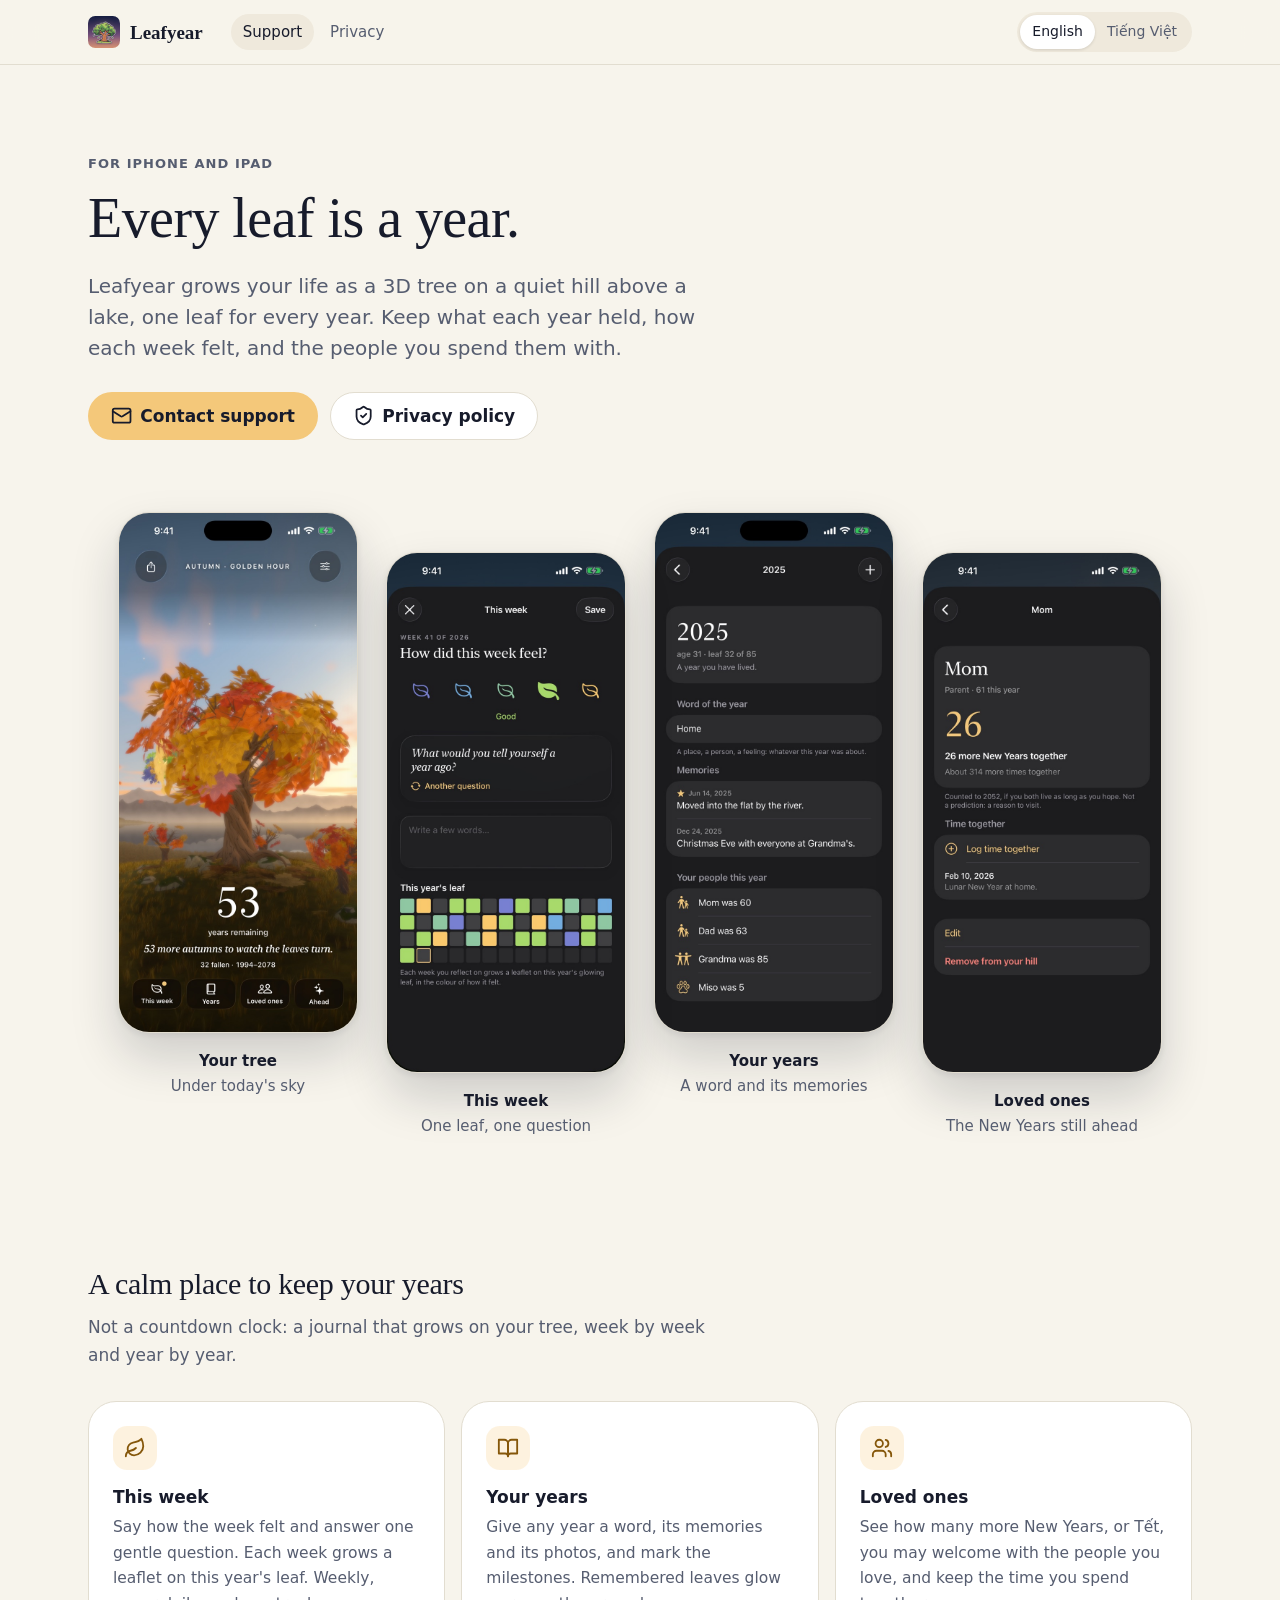
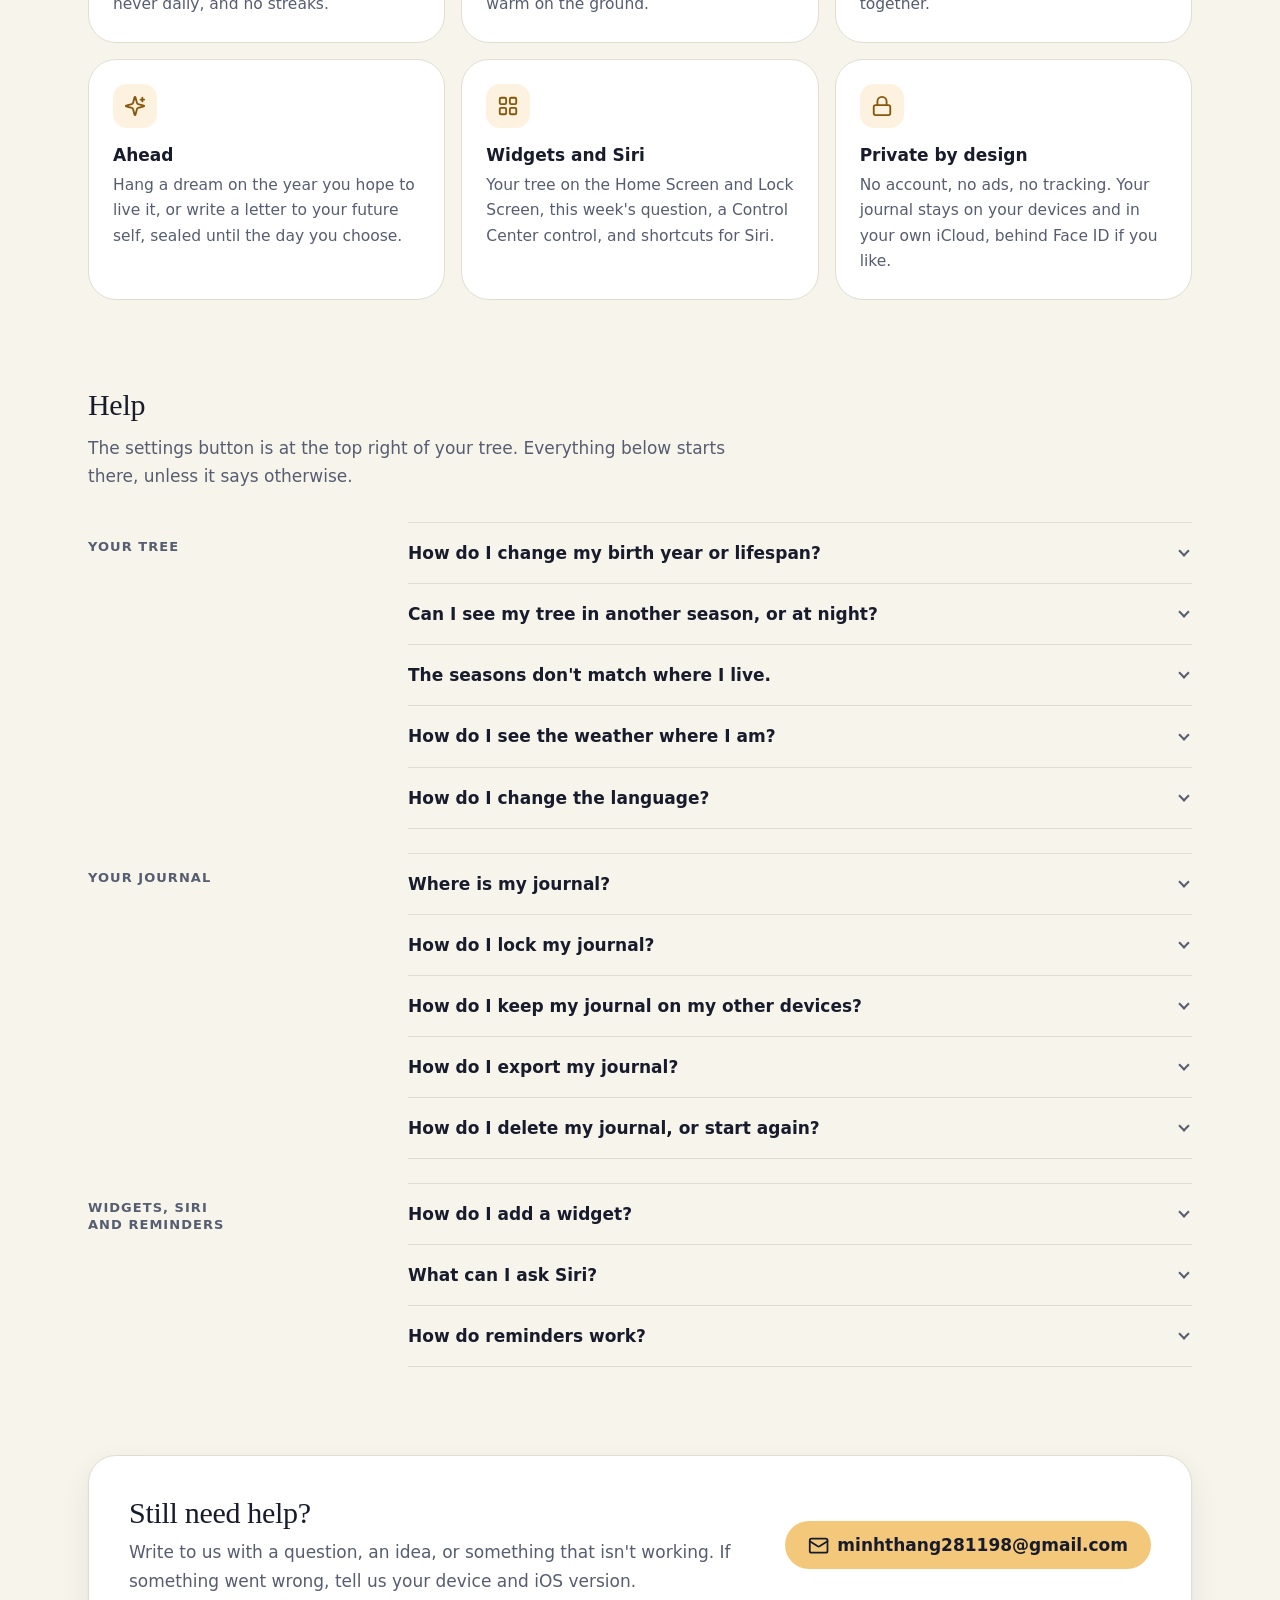
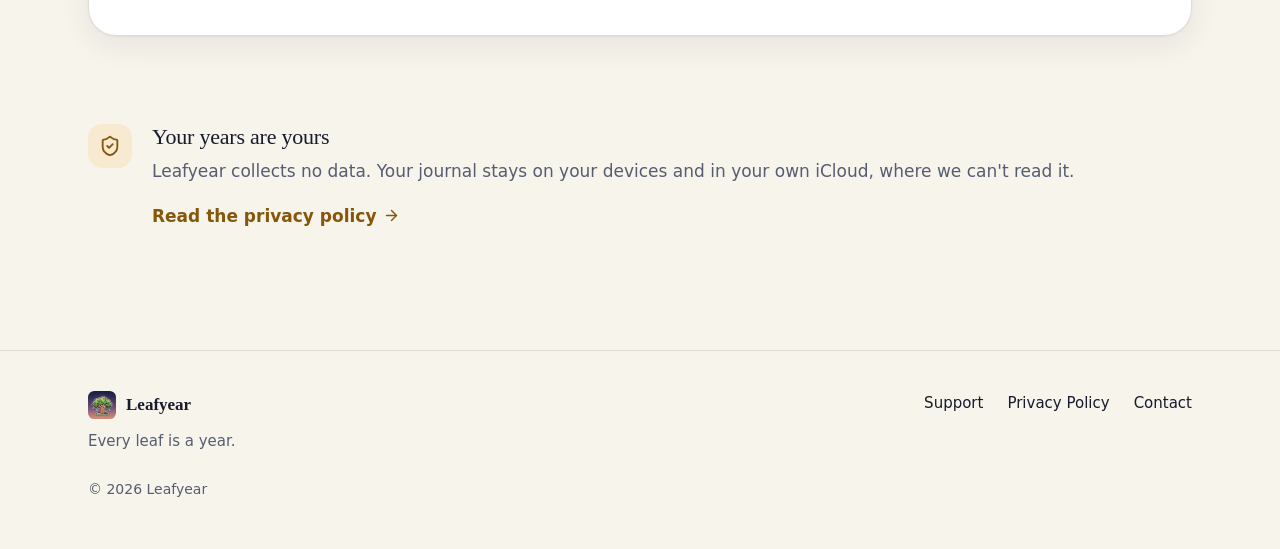
<file: index.html>
<!doctype html>
<html lang="en" data-title-vi="Hỗ trợ Leafyear">
<head>
  <meta charset="utf-8">
  <meta name="viewport" content="width=device-width, initial-scale=1">
  <title>Leafyear Support</title>
  <meta name="description" content="Help and contact for Leafyear, the iPhone and iPad app that grows your life as a tree, with a private journal of your years. Every leaf is a year.">
  <meta name="theme-color" content="#f7f4ec" media="(prefers-color-scheme: light)">
  <meta name="theme-color" content="#0d1224" media="(prefers-color-scheme: dark)">
  <link rel="canonical" href="https://minhthang2811.github.io/leafyear-support/">
  <meta property="og:type" content="website">
  <meta property="og:site_name" content="Leafyear">
  <meta property="og:title" content="Leafyear: every leaf is a year">
  <meta property="og:description" content="Your life as a 3D tree, with a private journal of your years. For iPhone and iPad.">
  <meta property="og:url" content="https://minhthang2811.github.io/leafyear-support/">
  <meta property="og:image" content="https://minhthang2811.github.io/leafyear-support/images/og.jpg">
  <meta property="og:image:width" content="1200">
  <meta property="og:image:height" content="630">
  <meta name="twitter:card" content="summary_large_image">
  <link rel="icon" href="favicon.png" type="image/png">
  <link rel="apple-touch-icon" href="apple-touch-icon.png">
  <link rel="stylesheet" href="style.css">
</head>
<body>
  <a class="skip" href="#main"><span class="chrome" data-lang="en">Skip to content</span><span class="chrome" data-lang="vi">Đến nội dung chính</span></a>

  <header class="site-header">
    <div class="wrap">
      <a class="brand" href="./" data-href-vi="./#vi"><img src="icon.png" alt="" width="32" height="32">Leafyear</a>
      <nav class="site-nav" aria-label="Pages">
        <a href="./" data-href-vi="./#vi" aria-current="page"><span class="chrome" data-lang="en">Support</span><span class="chrome" data-lang="vi">Hỗ trợ</span></a>
        <a href="privacy/" data-href-vi="privacy/#vi"><span class="chrome" data-lang="en">Privacy</span><span class="chrome" data-lang="vi">Quyền riêng tư</span></a>
      </nav>
      <nav class="lang" aria-label="Language">
        <a href="#en" hreflang="en" lang="en">English</a>
        <a href="#vi" hreflang="vi" lang="vi">Tiếng Việt</a>
      </nav>
    </div>
  </header>

  <main id="main">
    <article id="en" lang="en" data-lang="en">
      <div class="wrap">
        <section class="hero">
          <p class="eyebrow">For iPhone and iPad</p>
          <h1>Every leaf is a year.</h1>
          <p class="lede">Leafyear grows your life as a 3D tree on a quiet hill above a lake, one leaf for every year. Keep what each year held, how each week felt, and the people you spend them with.</p>
          <div class="actions">
            <a class="btn btn-primary" href="#en-contact"><svg class="icon" aria-hidden="true"><use href="icons.svg#mail"/></svg>Contact support</a>
            <a class="btn btn-ghost" href="privacy/"><svg class="icon" aria-hidden="true"><use href="icons.svg#shield"/></svg>Privacy policy</a>
          </div>
        </section>

        <div class="screens">
          <figure>
            <img class="phone" src="images/tree-autumn.jpg" width="660" height="1434" alt="A large autumn tree at golden hour above a misty lake, with 53 years remaining and four buttons: This week, Years, Loved ones and Ahead.">
            <figcaption><strong>Your tree</strong>Under today's sky</figcaption>
          </figure>
          <figure>
            <img class="phone" src="images/this-week.jpg" width="660" height="1434" loading="lazy" alt="This week: five coloured leaves for how the week felt, a reflection question, and this year's weeks as coloured squares.">
            <figcaption><strong>This week</strong>One leaf, one question</figcaption>
          </figure>
          <figure>
            <img class="phone" src="images/year.jpg" width="660" height="1434" loading="lazy" alt="The year 2025 with its word, Home, two memories, and how old each loved one was that year.">
            <figcaption><strong>Your years</strong>A word and its memories</figcaption>
          </figure>
          <figure>
            <img class="phone" src="images/loved-one.jpg" width="660" height="1434" loading="lazy" alt="Mom's page: 26 more New Years together, about 314 more times together, and a visit logged at Lunar New Year.">
            <figcaption><strong>Loved ones</strong>The New Years still ahead</figcaption>
          </figure>
        </div>

        <section class="section" aria-labelledby="en-features">
          <div class="section-head">
            <h2 id="en-features">A calm place to keep your years</h2>
            <p>Not a countdown clock: a journal that grows on your tree, week by week and year by year.</p>
          </div>
          <div class="features">
            <div class="feature">
              <span class="badge-icon"><svg class="icon" aria-hidden="true"><use href="icons.svg#leaf"/></svg></span>
              <h3>This week</h3>
              <p>Say how the week felt and answer one gentle question. Each week grows a leaflet on this year's leaf. Weekly, never daily, and no streaks.</p>
            </div>
            <div class="feature">
              <span class="badge-icon"><svg class="icon" aria-hidden="true"><use href="icons.svg#book"/></svg></span>
              <h3>Your years</h3>
              <p>Give any year a word, its memories and its photos, and mark the milestones. Remembered leaves glow warm on the ground.</p>
            </div>
            <div class="feature">
              <span class="badge-icon"><svg class="icon" aria-hidden="true"><use href="icons.svg#people"/></svg></span>
              <h3>Loved ones</h3>
              <p>See how many more New Years, or Tết, you may welcome with the people you love, and keep the time you spend together.</p>
            </div>
            <div class="feature">
              <span class="badge-icon"><svg class="icon" aria-hidden="true"><use href="icons.svg#sparkles"/></svg></span>
              <h3>Ahead</h3>
              <p>Hang a dream on the year you hope to live it, or write a letter to your future self, sealed until the day you choose.</p>
            </div>
            <div class="feature">
              <span class="badge-icon"><svg class="icon" aria-hidden="true"><use href="icons.svg#widgets"/></svg></span>
              <h3>Widgets and Siri</h3>
              <p>Your tree on the Home Screen and Lock Screen, this week's question, a Control Center control, and shortcuts for Siri.</p>
            </div>
            <div class="feature">
              <span class="badge-icon"><svg class="icon" aria-hidden="true"><use href="icons.svg#lock"/></svg></span>
              <h3>Private by design</h3>
              <p>No account, no ads, no tracking. Your journal stays on your devices and in your own iCloud, behind Face ID if you like.</p>
            </div>
          </div>
        </section>

        <section class="section" aria-labelledby="en-help">
          <div class="section-head">
            <h2 id="en-help">Help</h2>
            <p>The settings button is at the top right of your tree. Everything below starts there, unless it says otherwise.</p>
          </div>
          <div class="help">
            <div class="help-group">
              <h3>Your tree</h3>
              <div class="faq">
                <details>
                  <summary>How do I change my birth year or lifespan?</summary>
                  <div class="answer"><p>In settings, under <strong>Your life</strong>, change either one. The tree regrows at once.</p></div>
                </details>
                <details>
                  <summary>Can I see my tree in another season, or at night?</summary>
                  <div class="answer"><p>Under <strong>Sky</strong>, turn off <strong>Follow the real sky</strong>, then choose a season, a time of day and the weather.</p></div>
                </details>
                <details>
                  <summary>The seasons don't match where I live.</summary>
                  <div class="answer"><p>Choose your hemisphere under <strong>Sky</strong>. Leafyear guesses it from your device's region.</p></div>
                </details>
                <details>
                  <summary>How do I see the weather where I am?</summary>
                  <div class="answer"><p>Under <strong>Sky</strong>, keep <strong>Follow the real sky</strong> on and turn on <strong>Weather where you are</strong>. Leafyear asks once for your approximate location and shows the weather from Apple Weather. If location is off for Leafyear, or Apple Weather can't be reached, the sky stays clear.</p></div>
                </details>
                <details>
                  <summary>How do I change the language?</summary>
                  <div class="answer"><p>Choose <strong>Language</strong> in settings. Leafyear speaks English and Vietnamese, and follows your device unless you choose one.</p></div>
                </details>
              </div>
            </div>

            <div class="help-group">
              <h3>Your journal</h3>
              <div class="faq">
                <details>
                  <summary>Where is my journal?</summary>
                  <div class="answer"><p>In the four buttons under your tree: <strong>This week</strong>, <strong>Years</strong>, <strong>Loved ones</strong> and <strong>Ahead</strong>. You can also tap any leaf to open its year, or a little tree on the hill to open that person.</p></div>
                </details>
                <details>
                  <summary>How do I lock my journal?</summary>
                  <div class="answer"><p>Under <strong>Journal</strong>, turn on <strong>Lock journal with Face ID</strong> (or Touch ID, or your passcode). Your tree stays open; what you wrote opens only for you. While it's locked, widgets don't show your loved ones or moods.</p></div>
                </details>
                <details>
                  <summary>How do I keep my journal on my other devices?</summary>
                  <div class="answer"><p>Sign in to iCloud with the same Apple Account on each device, and make sure iCloud is on for Leafyear (Settings app › your name › iCloud). In Leafyear's settings, <strong>Journal › iCloud</strong> says <strong>On</strong> when it syncs. Your birth year, lifespan and settings stay on each device, so enter them once on a new one.</p></div>
                </details>
                <details>
                  <summary>How do I export my journal?</summary>
                  <div class="answer"><p>Under <strong>Journal</strong>, tap <strong>Export journal</strong>. You get one zip file with your whole journal, as JSON and as Markdown to read, and your photos. Save it to Files or send it wherever you like.</p></div>
                </details>
                <details>
                  <summary>How do I delete my journal, or start again?</summary>
                  <div class="answer"><p>Under <strong>Journal</strong>, <strong>Delete journal</strong> removes memories, reflections, loved ones, dreams and letters from this device and from your iCloud. Your tree stays. To also remove your birth year and lifespan, tap <strong>Start over</strong>.</p></div>
                </details>
              </div>
            </div>

            <div class="help-group">
              <h3>Widgets, Siri and reminders</h3>
              <div class="faq">
                <details>
                  <summary>How do I add a widget?</summary>
                  <div class="answer"><p>Touch and hold the Home Screen or Lock Screen, tap <strong>Edit</strong>, then <strong>Add Widget</strong>, and choose Leafyear: <strong>Your tree</strong>, <strong>This week's question</strong> or <strong>Years ahead</strong>. A Control Center control opens this week's reflection.</p></div>
                </details>
                <details>
                  <summary>What can I ask Siri?</summary>
                  <div class="answer"><p>Try “Add a memory to Leafyear”, “Reflect on my week in Leafyear” or “Show my years ahead in Leafyear”. The same actions are in the Shortcuts app.</p></div>
                </details>
                <details>
                  <summary>How do reminders work?</summary>
                  <div class="answer"><p>Under <strong>Reminders</strong>, turn on a weekly reflection on the day and time you choose, and a note as each season and new year begins. A letter you seal always tells you when it opens. Reminders never show what you wrote.</p></div>
                </details>
              </div>
            </div>
          </div>
        </section>

        <section class="section" id="en-contact" aria-labelledby="en-contact-title">
          <div class="card contact">
            <div>
              <h2 id="en-contact-title">Still need help?</h2>
              <p>Write to us with a question, an idea, or something that isn't working. If something went wrong, tell us your device and iOS version.</p>
            </div>
            <a class="btn btn-primary" href="mailto:minhthang281198@gmail.com?subject=Leafyear"><svg class="icon" aria-hidden="true"><use href="icons.svg#mail"/></svg>minhthang281198@gmail.com</a>
          </div>
        </section>

        <section class="section" aria-labelledby="en-privacy">
          <div class="privacy-teaser">
            <span class="badge-icon"><svg class="icon" aria-hidden="true"><use href="icons.svg#shield"/></svg></span>
            <div>
              <h2 id="en-privacy">Your years are yours</h2>
              <p>Leafyear collects no data. Your journal stays on your devices and in your own iCloud, where we can't read it.</p>
              <a class="more" href="privacy/">Read the privacy policy<svg class="icon" aria-hidden="true"><use href="icons.svg#arrow"/></svg></a>
            </div>
          </div>
        </section>
      </div>
    </article>

    <hr class="language-divider">

    <article id="vi" lang="vi" data-lang="vi">
      <div class="wrap">
        <section class="hero">
          <p class="eyebrow">Cho iPhone và iPad</p>
          <h1>Mỗi chiếc lá là một năm.</h1>
          <p class="lede">Leafyear trồng cuộc đời bạn thành một cái cây 3D trên ngọn đồi yên tĩnh bên hồ, mỗi năm một chiếc lá. Giữ lại điều mỗi năm đã mang đến, cảm xúc của từng tuần và những người bạn sống cùng.</p>
          <div class="actions">
            <a class="btn btn-primary" href="#vi-contact"><svg class="icon" aria-hidden="true"><use href="icons.svg#mail"/></svg>Liên hệ hỗ trợ</a>
            <a class="btn btn-ghost" href="privacy/#vi"><svg class="icon" aria-hidden="true"><use href="icons.svg#shield"/></svg>Chính sách quyền riêng tư</a>
          </div>
        </section>

        <div class="screens">
          <figure>
            <img class="phone" src="images/vi-tree-autumn.jpg" width="660" height="1434" loading="lazy" alt="Một cây lớn mùa thu lúc giờ vàng trên hồ sương, còn 53 năm phía trước, với bốn nút: Tuần này, Các năm, Người thương và Phía trước.">
            <figcaption><strong>Cây của bạn</strong>Dưới bầu trời hôm nay</figcaption>
          </figure>
          <figure>
            <img class="phone" src="images/vi-this-week.jpg" width="660" height="1434" loading="lazy" alt="Tuần này: năm chiếc lá màu cho cảm xúc của tuần, một câu hỏi để nhìn lại, và các tuần của năm nay dưới dạng ô màu.">
            <figcaption><strong>Tuần này</strong>Một chiếc lá, một câu hỏi</figcaption>
          </figure>
          <figure>
            <img class="phone" src="images/vi-year.jpg" width="660" height="1434" loading="lazy" alt="Năm 2025 với từ của năm là Nhà, hai kỷ niệm, và tuổi của từng người thương năm ấy.">
            <figcaption><strong>Các năm</strong>Một từ và những kỷ niệm</figcaption>
          </figure>
          <figure>
            <img class="phone" src="images/vi-loved-one.jpg" width="660" height="1434" loading="lazy" alt="Trang của Mẹ: còn 26 cái Tết bên nhau, khoảng 314 lần gặp nữa, và một lần ăn Tết ở nhà.">
            <figcaption><strong>Người thương</strong>Những cái Tết phía trước</figcaption>
          </figure>
        </div>

        <section class="section" aria-labelledby="vi-features">
          <div class="section-head">
            <h2 id="vi-features">Một nơi bình yên để giữ những năm tháng</h2>
            <p>Không phải đồng hồ đếm ngược, mà là cuốn nhật ký lớn dần trên cây của bạn, theo từng tuần và từng năm.</p>
          </div>
          <div class="features">
            <div class="feature">
              <span class="badge-icon"><svg class="icon" aria-hidden="true"><use href="icons.svg#leaf"/></svg></span>
              <h3>Tuần này</h3>
              <p>Chọn cảm xúc của tuần và trả lời một câu hỏi nhẹ nhàng. Mỗi tuần mọc thêm một lá non trên chiếc lá của năm nay. Mỗi tuần một lần, không đếm chuỗi ngày.</p>
            </div>
            <div class="feature">
              <span class="badge-icon"><svg class="icon" aria-hidden="true"><use href="icons.svg#book"/></svg></span>
              <h3>Các năm</h3>
              <p>Đặt cho mỗi năm một từ, lưu kỷ niệm và ảnh, đánh dấu những cột mốc. Chiếc lá của năm được ghi nhớ phát sáng ấm áp trên mặt đất.</p>
            </div>
            <div class="feature">
              <span class="badge-icon"><svg class="icon" aria-hidden="true"><use href="icons.svg#people"/></svg></span>
              <h3>Người thương</h3>
              <p>Xem bạn còn có thể đón bao nhiêu cái Tết bên những người bạn thương, và ghi lại thời gian bên nhau.</p>
            </div>
            <div class="feature">
              <span class="badge-icon"><svg class="icon" aria-hidden="true"><use href="icons.svg#sparkles"/></svg></span>
              <h3>Phía trước</h3>
              <p>Treo ước mơ lên năm bạn mong thực hiện, hoặc viết thư cho chính mình của tương lai, niêm phong đến đúng ngày bạn chọn.</p>
            </div>
            <div class="feature">
              <span class="badge-icon"><svg class="icon" aria-hidden="true"><use href="icons.svg#widgets"/></svg></span>
              <h3>Widget và Siri</h3>
              <p>Cây của bạn trên Màn hình chính và Màn hình khóa, câu hỏi của tuần, một nút trong Trung tâm điều khiển và phím tắt cho Siri.</p>
            </div>
            <div class="feature">
              <span class="badge-icon"><svg class="icon" aria-hidden="true"><use href="icons.svg#lock"/></svg></span>
              <h3>Riêng tư ngay từ đầu</h3>
              <p>Không tài khoản, không quảng cáo, không theo dõi. Nhật ký ở trên thiết bị và trong iCloud của riêng bạn, có thể khóa bằng Face ID.</p>
            </div>
          </div>
        </section>

        <section class="section" aria-labelledby="vi-help">
          <div class="section-head">
            <h2 id="vi-help">Trợ giúp</h2>
            <p>Nút cài đặt nằm ở góc trên bên phải, phía trên cây của bạn. Mọi hướng dẫn dưới đây đều bắt đầu từ đó, trừ khi ghi khác.</p>
          </div>
          <div class="help">
            <div class="help-group">
              <h3>Cây của bạn</h3>
              <div class="faq">
                <details>
                  <summary>Làm sao để đổi năm sinh hoặc tuổi thọ?</summary>
                  <div class="answer"><p>Trong phần cài đặt, ở mục <strong>Cuộc đời bạn</strong>, chỉnh năm sinh hoặc tuổi thọ. Cây mọc lại ngay.</p></div>
                </details>
                <details>
                  <summary>Tôi có thể xem cây vào mùa khác hoặc vào ban đêm không?</summary>
                  <div class="answer"><p>Ở mục <strong>Bầu trời</strong>, tắt <strong>Theo bầu trời thật</strong>, rồi chọn mùa, giờ trong ngày và thời tiết.</p></div>
                </details>
                <details>
                  <summary>Các mùa không khớp với nơi tôi sống.</summary>
                  <div class="answer"><p>Chọn bán cầu ở mục <strong>Bầu trời</strong>. Leafyear đoán bán cầu dựa trên vùng được đặt trên thiết bị.</p></div>
                </details>
                <details>
                  <summary>Làm sao để thấy thời tiết nơi tôi ở?</summary>
                  <div class="answer"><p>Ở mục <strong>Bầu trời</strong>, giữ <strong>Theo bầu trời thật</strong> và bật <strong>Thời tiết nơi bạn ở</strong>. Leafyear xin vị trí gần đúng của bạn một lần và hiển thị thời tiết từ Apple Weather. Nếu Leafyear không được dùng vị trí, hoặc không kết nối được Apple Weather, bầu trời sẽ quang.</p></div>
                </details>
                <details>
                  <summary>Làm sao để đổi ngôn ngữ?</summary>
                  <div class="answer"><p>Chọn <strong>Ngôn ngữ</strong> trong phần cài đặt. Leafyear có tiếng Anh và tiếng Việt, và theo ngôn ngữ của thiết bị trừ khi bạn chọn khác.</p></div>
                </details>
              </div>
            </div>

            <div class="help-group">
              <h3>Nhật ký</h3>
              <div class="faq">
                <details>
                  <summary>Nhật ký của tôi ở đâu?</summary>
                  <div class="answer"><p>Ở bốn nút dưới cây: <strong>Tuần này</strong>, <strong>Các năm</strong>, <strong>Người thương</strong> và <strong>Phía trước</strong>. Bạn cũng có thể chạm vào một chiếc lá để mở năm của nó, hoặc chạm vào một cây nhỏ trên đồi để mở trang của người đó.</p></div>
                </details>
                <details>
                  <summary>Làm sao để khóa nhật ký?</summary>
                  <div class="answer"><p>Ở mục <strong>Nhật ký</strong>, bật <strong>Khóa nhật ký bằng Face ID</strong> (hoặc Touch ID, hoặc mật mã). Cây vẫn mở; những gì bạn viết chỉ mở cho bạn. Khi nhật ký đang khóa, widget không hiển thị người thương hay cảm xúc của bạn.</p></div>
                </details>
                <details>
                  <summary>Làm sao để có nhật ký trên các thiết bị khác?</summary>
                  <div class="answer"><p>Đăng nhập iCloud bằng cùng một Tài khoản Apple trên mỗi thiết bị và bật iCloud cho Leafyear (ứng dụng Cài đặt › [tên bạn] › iCloud). Trong phần cài đặt của Leafyear, <strong>Nhật ký › iCloud</strong> hiện <strong>Bật</strong> khi đang đồng bộ. Năm sinh, tuổi thọ và cài đặt nằm riêng trên từng thiết bị, nên bạn nhập lại một lần trên thiết bị mới.</p></div>
                </details>
                <details>
                  <summary>Làm sao để xuất nhật ký?</summary>
                  <div class="answer"><p>Ở mục <strong>Nhật ký</strong>, chạm <strong>Xuất nhật ký</strong>. Bạn nhận được một tệp zip chứa toàn bộ nhật ký, dạng JSON và dạng Markdown để đọc, kèm ảnh. Lưu vào Tệp hoặc gửi đi đâu tùy bạn.</p></div>
                </details>
                <details>
                  <summary>Làm sao để xóa nhật ký, hoặc bắt đầu lại?</summary>
                  <div class="answer"><p>Ở mục <strong>Nhật ký</strong>, <strong>Xóa nhật ký</strong> sẽ xóa kỷ niệm, những lần nhìn lại, người thương, ước mơ và thư khỏi thiết bị này và khỏi iCloud của bạn. Cây vẫn ở lại. Để xóa cả năm sinh và tuổi thọ, chạm <strong>Bắt đầu lại</strong>.</p></div>
                </details>
              </div>
            </div>

            <div class="help-group">
              <h3>Widget, Siri và lời nhắc</h3>
              <div class="faq">
                <details>
                  <summary>Làm sao để thêm widget?</summary>
                  <div class="answer"><p>Chạm và giữ Màn hình chính hoặc Màn hình khóa, chạm <strong>Sửa</strong>, rồi <strong>Thêm tiện ích</strong>, và chọn Leafyear: <strong>Cây của bạn</strong>, <strong>Câu hỏi tuần này</strong> hoặc <strong>Những năm phía trước</strong>. Một nút trong Trung tâm điều khiển mở ngay phần nhìn lại tuần này.</p></div>
                </details>
                <details>
                  <summary>Tôi có thể dùng Siri với Leafyear không?</summary>
                  <div class="answer"><p>Có. Mở ứng dụng Phím tắt để thấy các tác vụ của Leafyear: <strong>Thêm kỷ niệm</strong>, <strong>Nhìn lại tuần này</strong>, <strong>Những năm phía trước</strong> và <strong>Thời gian bên nhau</strong>. Bạn có thể chạy chúng bằng Siri hoặc thêm ra Màn hình chính.</p></div>
                </details>
                <details>
                  <summary>Lời nhắc hoạt động thế nào?</summary>
                  <div class="answer"><p>Ở mục <strong>Lời nhắc</strong>, bật lời nhắc nhìn lại mỗi tuần vào ngày giờ bạn chọn, và một lời nhắn khi mỗi mùa và năm mới bắt đầu. Lá thư bạn niêm phong luôn báo khi đến ngày mở. Lời nhắc không bao giờ hiện những gì bạn viết.</p></div>
                </details>
              </div>
            </div>
          </div>
        </section>

        <section class="section" id="vi-contact" aria-labelledby="vi-contact-title">
          <div class="card contact">
            <div>
              <h2 id="vi-contact-title">Bạn vẫn cần trợ giúp?</h2>
              <p>Hãy viết cho chúng tôi khi bạn có câu hỏi, góp ý hoặc gặp lỗi. Nếu gặp lỗi, bạn nhớ ghi kèm dòng thiết bị và phiên bản iOS đang dùng.</p>
            </div>
            <a class="btn btn-primary" href="mailto:minhthang281198@gmail.com?subject=Leafyear"><svg class="icon" aria-hidden="true"><use href="icons.svg#mail"/></svg>minhthang281198@gmail.com</a>
          </div>
        </section>

        <section class="section" aria-labelledby="vi-privacy">
          <div class="privacy-teaser">
            <span class="badge-icon"><svg class="icon" aria-hidden="true"><use href="icons.svg#shield"/></svg></span>
            <div>
              <h2 id="vi-privacy">Năm tháng của bạn là của bạn</h2>
              <p>Leafyear không thu thập dữ liệu nào. Nhật ký ở trên thiết bị và trong iCloud của riêng bạn, nơi chúng tôi không đọc được.</p>
              <a class="more" href="privacy/#vi">Đọc chính sách quyền riêng tư<svg class="icon" aria-hidden="true"><use href="icons.svg#arrow"/></svg></a>
            </div>
          </div>
        </section>
      </div>
    </article>
  </main>

  <footer class="site-footer">
    <div class="wrap">
      <div>
        <a class="brand" href="./" data-href-vi="./#vi"><img src="icon.png" alt="" width="28" height="28">Leafyear</a>
        <p class="footer-tagline"><span class="chrome" data-lang="en">Every leaf is a year.</span><span class="chrome" data-lang="vi">Mỗi chiếc lá là một năm.</span></p>
      </div>
      <ul class="footer-links">
        <li><a href="./" data-href-vi="./#vi"><span class="chrome" data-lang="en">Support</span><span class="chrome" data-lang="vi">Hỗ trợ</span></a></li>
        <li><a href="privacy/" data-href-vi="privacy/#vi"><span class="chrome" data-lang="en">Privacy Policy</span><span class="chrome" data-lang="vi">Chính sách quyền riêng tư</span></a></li>
        <li><a href="mailto:minhthang281198@gmail.com?subject=Leafyear"><span class="chrome" data-lang="en">Contact</span><span class="chrome" data-lang="vi">Liên hệ</span></a></li>
      </ul>
      <p class="copyright">© 2026 Leafyear</p>
    </div>
  </footer>

  <script src="site.js"></script>
</body>
</html>
</file>
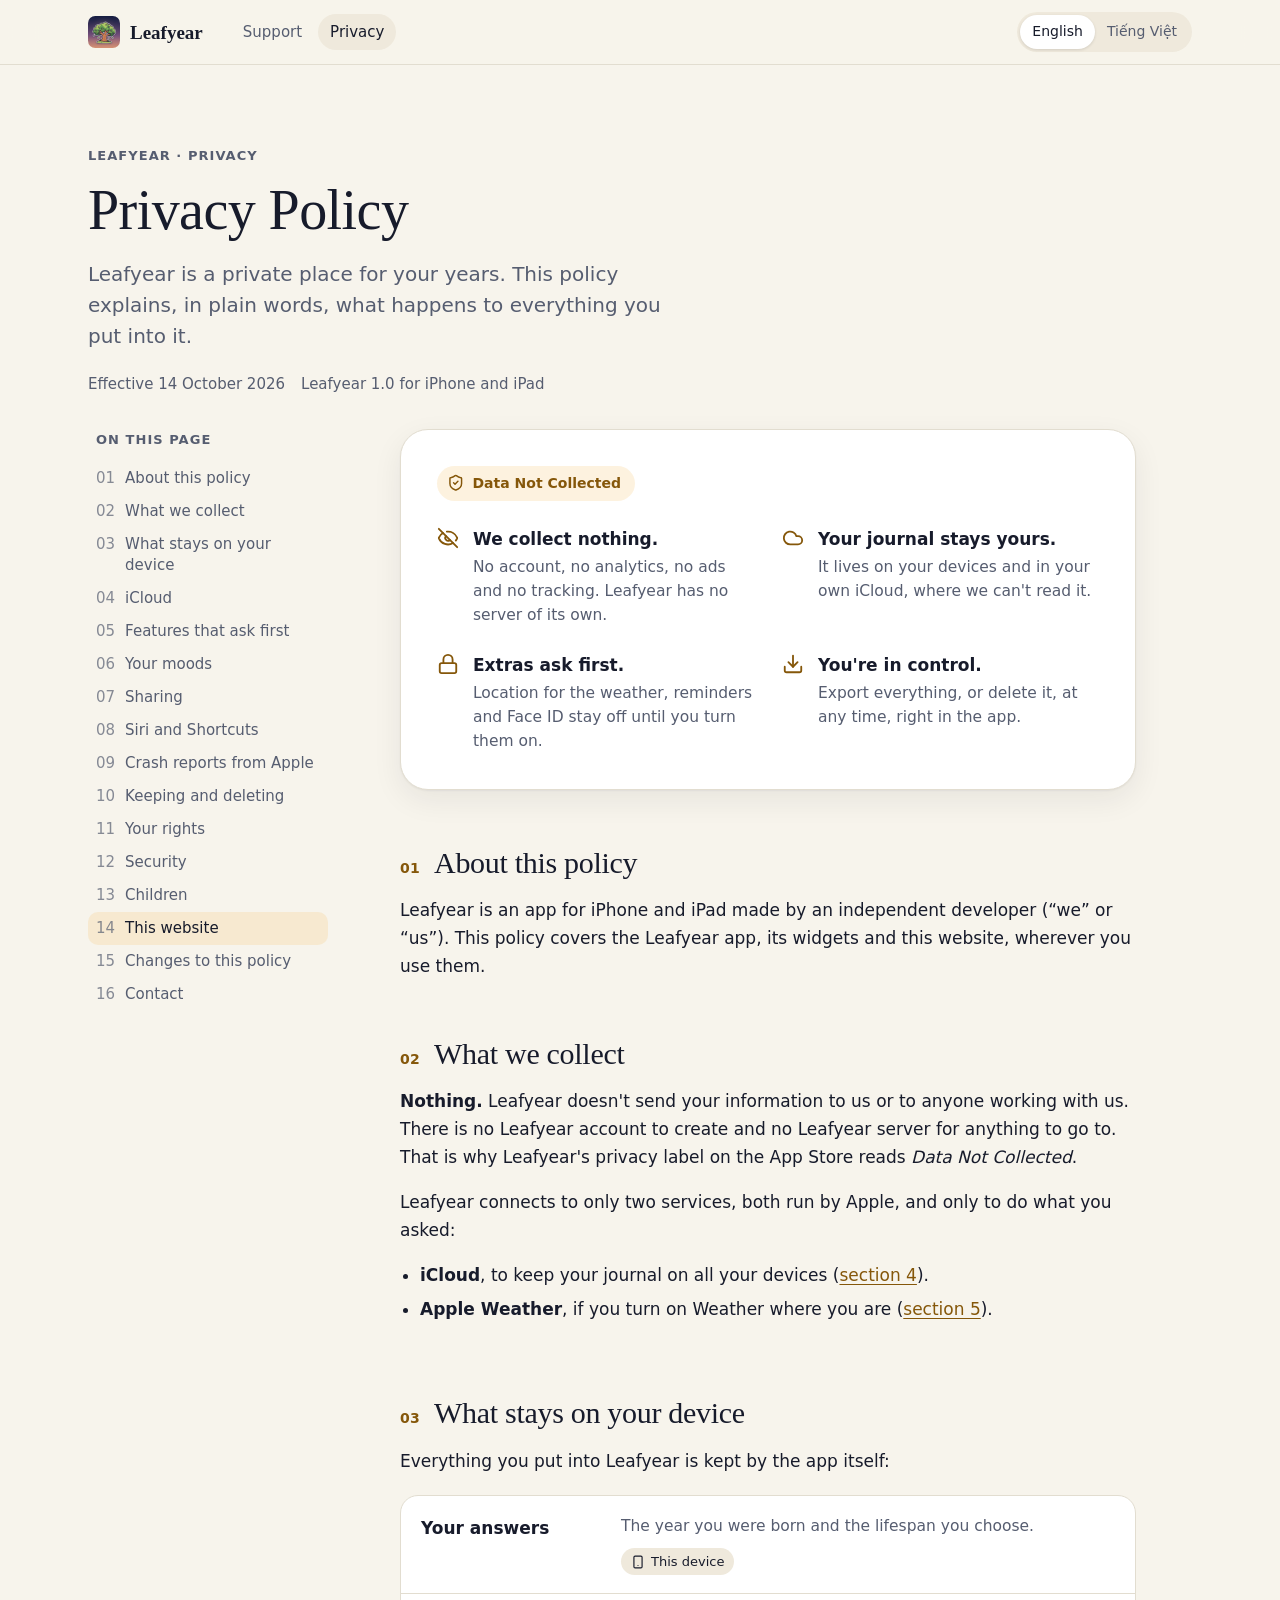
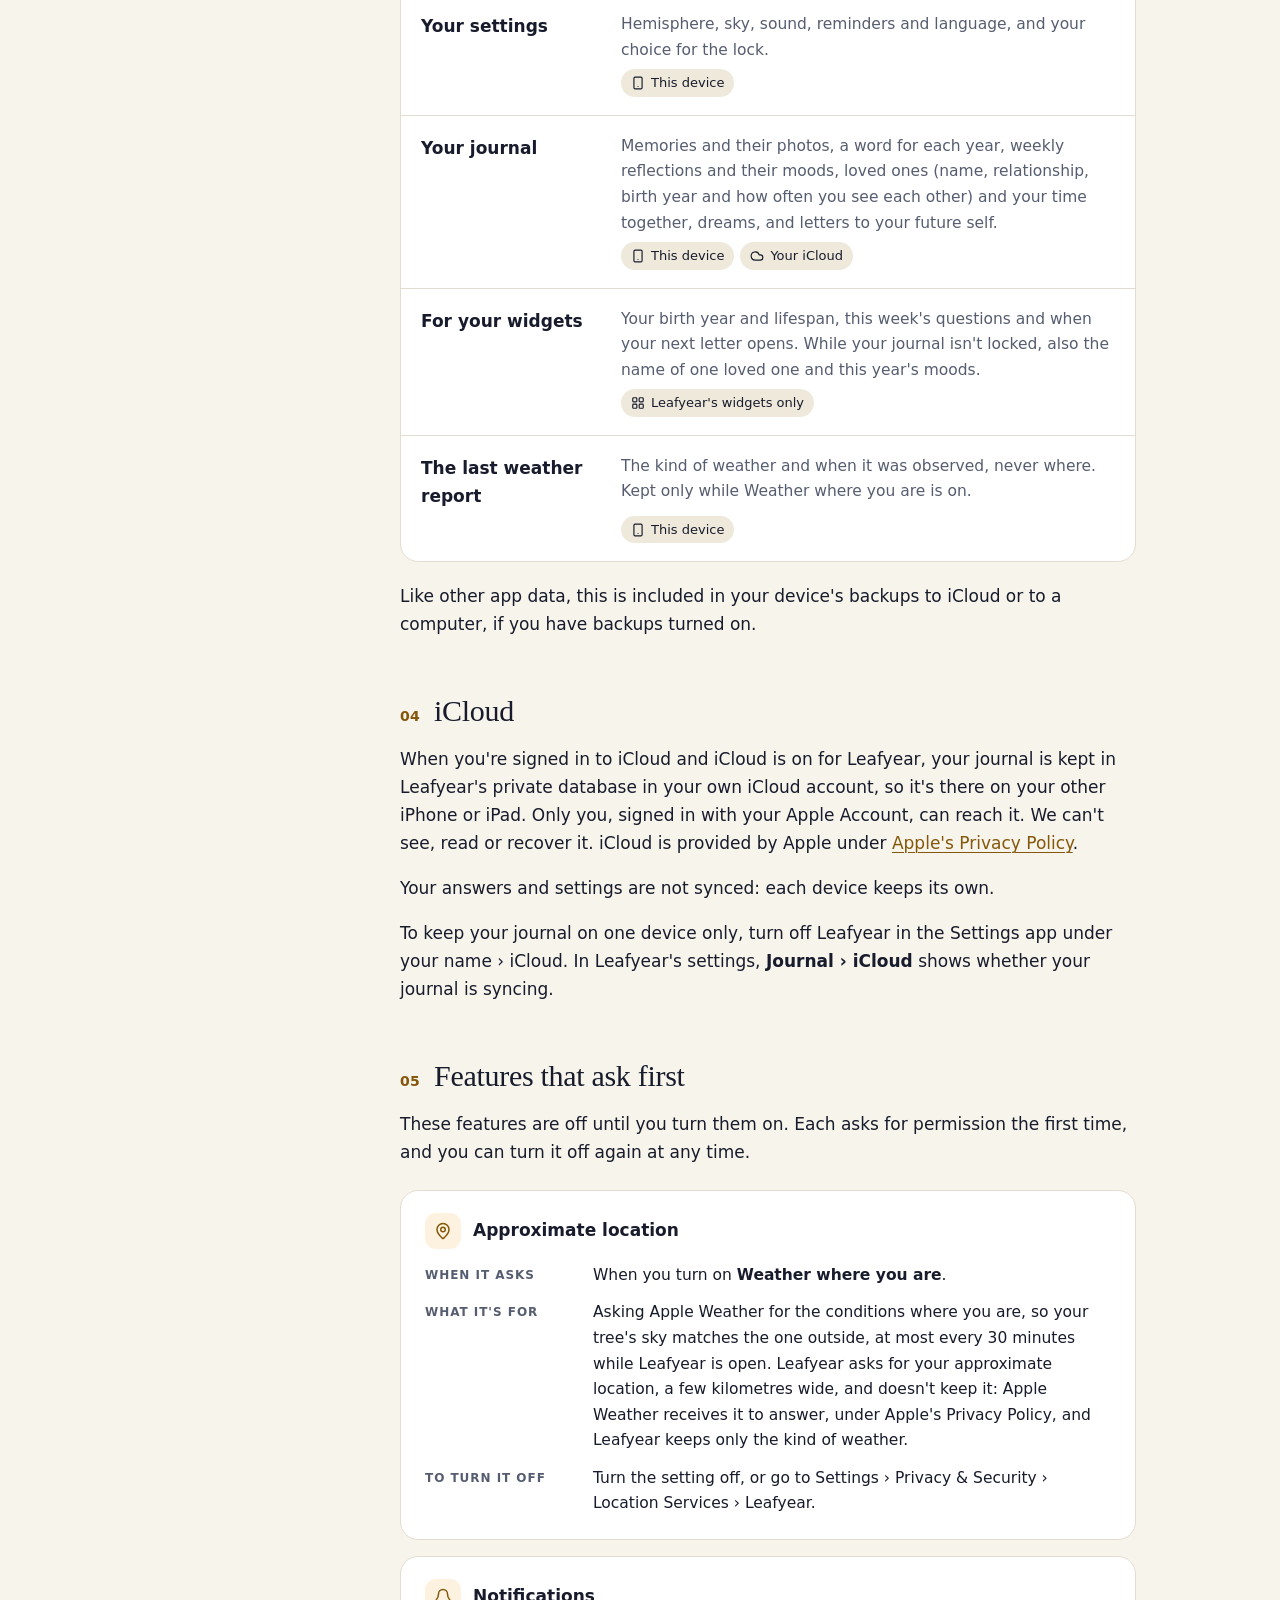
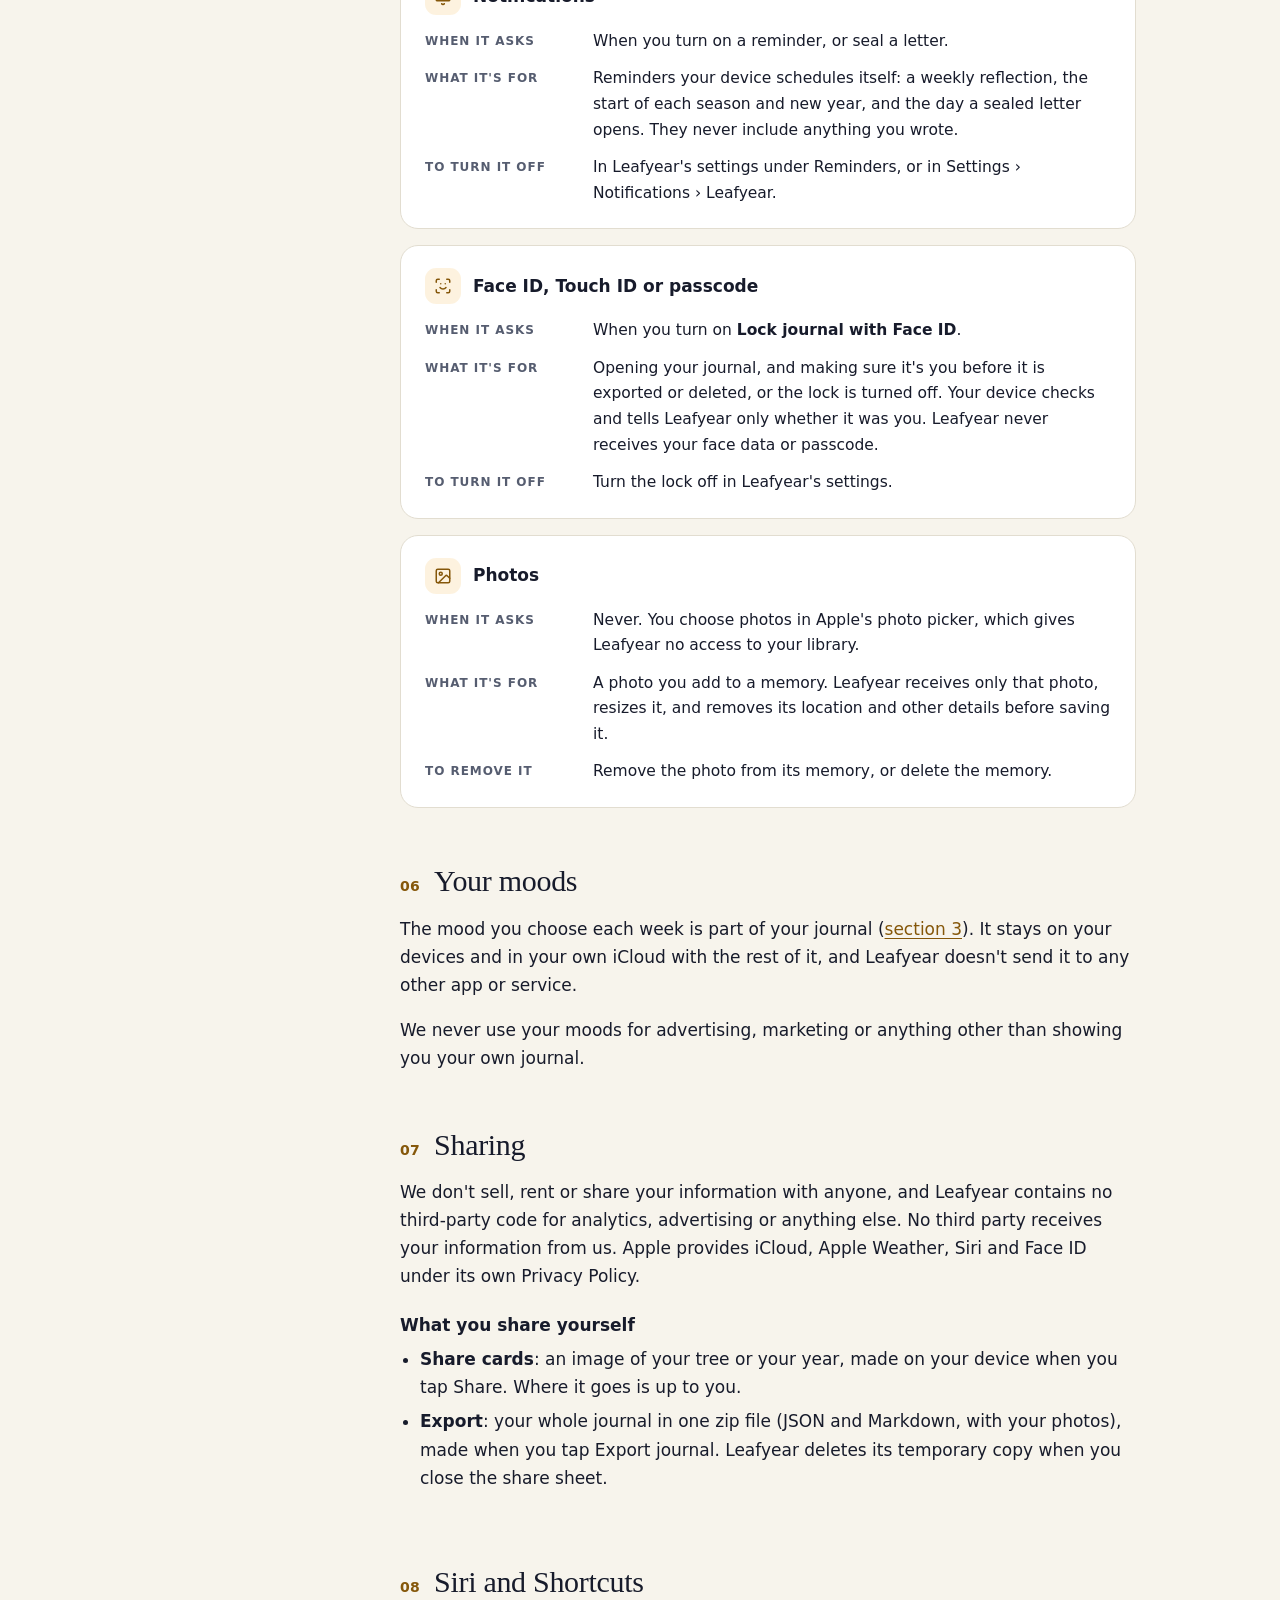
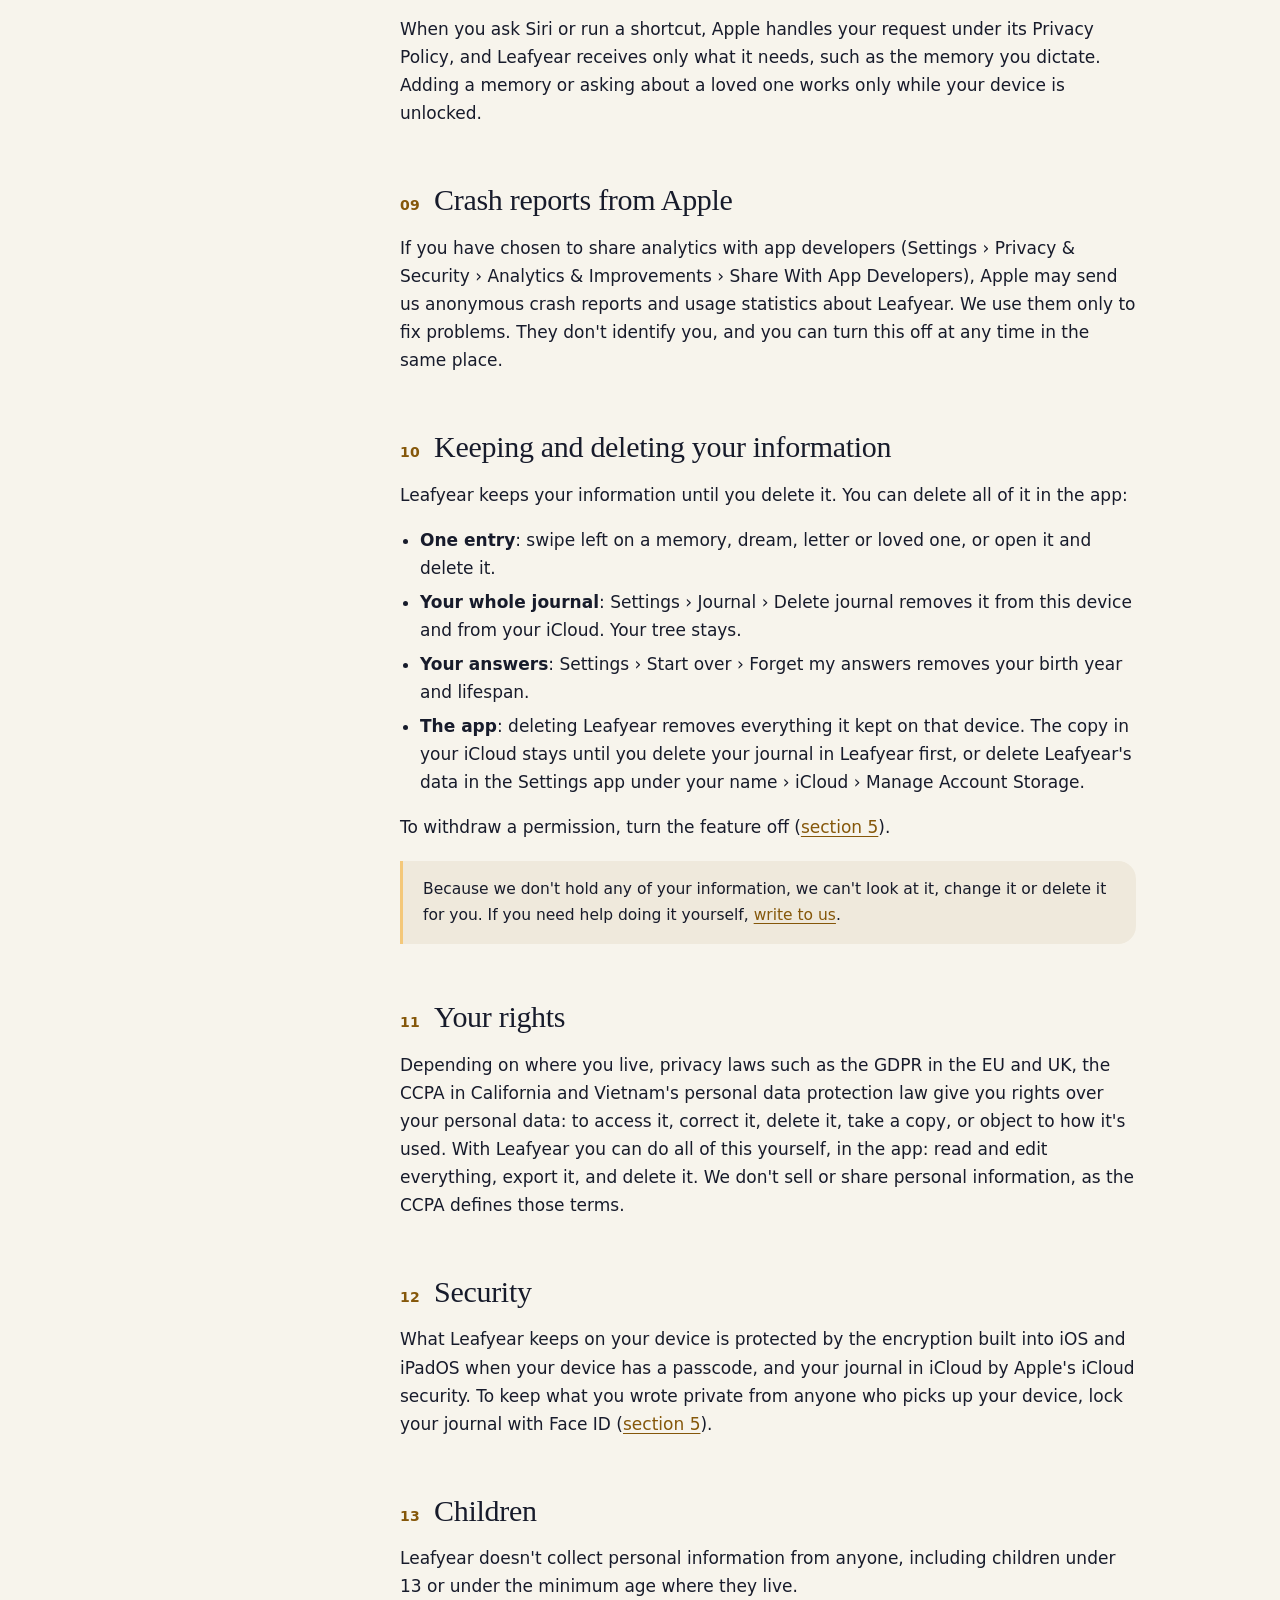
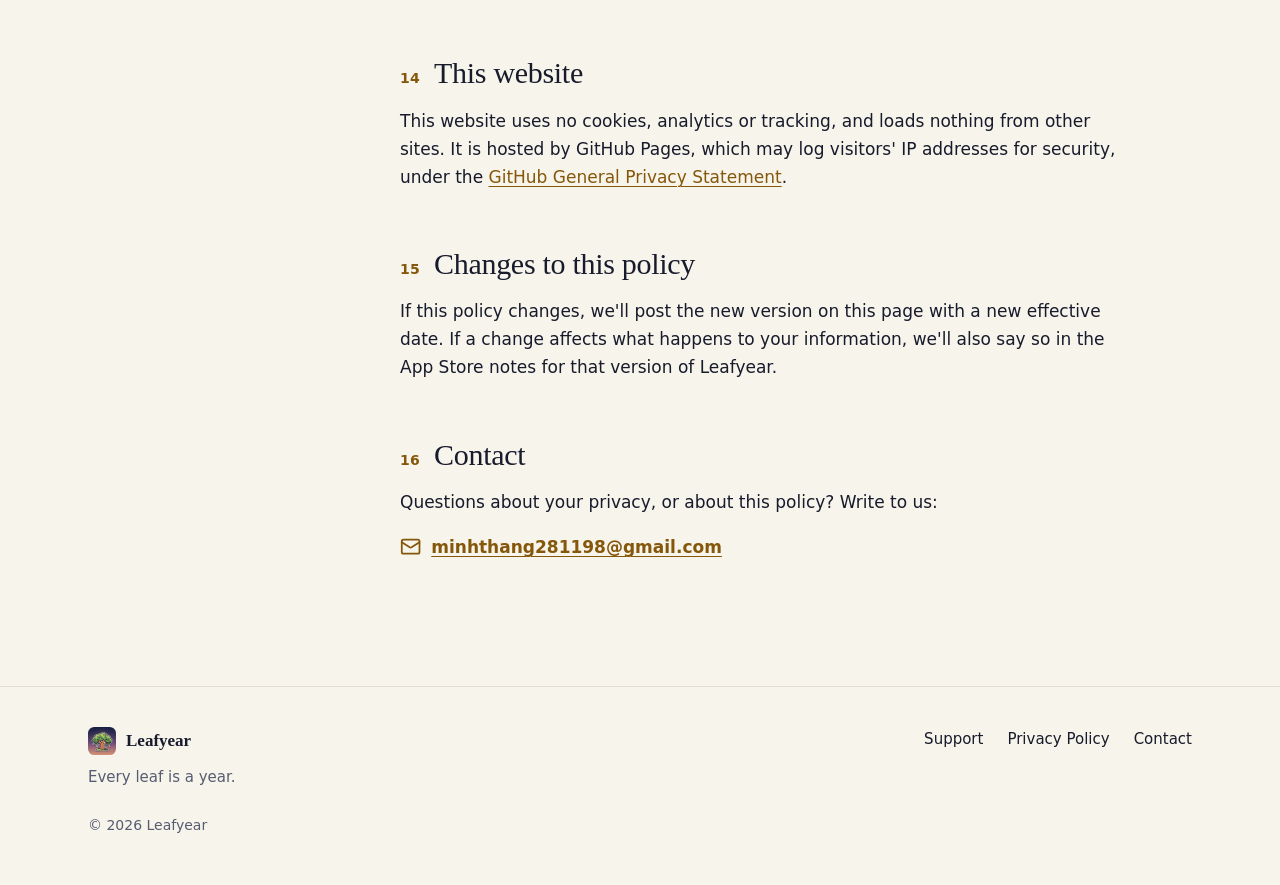
<file: privacy/index.html>
<!doctype html>
<html lang="en" data-title-vi="Chính sách quyền riêng tư của Leafyear">
<head>
  <meta charset="utf-8">
  <meta name="viewport" content="width=device-width, initial-scale=1">
  <title>Leafyear Privacy Policy</title>
  <meta name="description" content="Leafyear collects no data. Your journal stays on your devices and in your own iCloud. Here is exactly what happens to what you put into it.">
  <meta name="theme-color" content="#f7f4ec" media="(prefers-color-scheme: light)">
  <meta name="theme-color" content="#0d1224" media="(prefers-color-scheme: dark)">
  <link rel="canonical" href="https://minhthang2811.github.io/leafyear-support/privacy/">
  <meta property="og:type" content="website">
  <meta property="og:site_name" content="Leafyear">
  <meta property="og:title" content="Leafyear Privacy Policy">
  <meta property="og:description" content="Leafyear collects no data. Your journal stays on your devices and in your own iCloud.">
  <meta property="og:url" content="https://minhthang2811.github.io/leafyear-support/privacy/">
  <meta property="og:image" content="https://minhthang2811.github.io/leafyear-support/images/og.jpg">
  <meta property="og:image:width" content="1200">
  <meta property="og:image:height" content="630">
  <meta name="twitter:card" content="summary_large_image">
  <link rel="icon" href="../favicon.png" type="image/png">
  <link rel="apple-touch-icon" href="../apple-touch-icon.png">
  <link rel="stylesheet" href="../style.css">
</head>
<body>
  <a class="skip" href="#main"><span class="chrome" data-lang="en">Skip to content</span><span class="chrome" data-lang="vi">Đến nội dung chính</span></a>

  <header class="site-header">
    <div class="wrap">
      <a class="brand" href="../" data-href-vi="../#vi"><img src="../icon.png" alt="" width="32" height="32">Leafyear</a>
      <nav class="site-nav" aria-label="Pages">
        <a href="../" data-href-vi="../#vi"><span class="chrome" data-lang="en">Support</span><span class="chrome" data-lang="vi">Hỗ trợ</span></a>
        <a href="./" data-href-vi="./#vi" aria-current="page"><span class="chrome" data-lang="en">Privacy</span><span class="chrome" data-lang="vi">Quyền riêng tư</span></a>
      </nav>
      <nav class="lang" aria-label="Language">
        <a href="#en" hreflang="en" lang="en">English</a>
        <a href="#vi" hreflang="vi" lang="vi">Tiếng Việt</a>
      </nav>
    </div>
  </header>

  <main id="main">
    <article id="en" lang="en" data-lang="en">
      <div class="wrap">
        <header class="policy-head">
          <p class="eyebrow"><a href="../">Leafyear</a> · Privacy</p>
          <h1>Privacy Policy</h1>
          <p class="lede">Leafyear is a private place for your years. This policy explains, in plain words, what happens to everything you put into it.</p>
          <p class="updated"><span>Effective 14 October 2026</span><span>Leafyear 1.0 for iPhone and iPad</span></p>
        </header>

        <div class="policy">
          <nav class="toc" aria-label="On this page">
            <details>
              <summary>On this page</summary>
              <ol>
                <li><a href="#en-about">About this policy</a></li>
                <li><a href="#en-collect">What we collect</a></li>
                <li><a href="#en-device">What stays on your device</a></li>
                <li><a href="#en-icloud">iCloud</a></li>
                <li><a href="#en-permissions">Features that ask first</a></li>
                <li><a href="#en-moods">Your moods</a></li>
                <li><a href="#en-sharing">Sharing</a></li>
                <li><a href="#en-siri">Siri and Shortcuts</a></li>
                <li><a href="#en-crash">Crash reports from Apple</a></li>
                <li><a href="#en-delete">Keeping and deleting</a></li>
                <li><a href="#en-rights">Your rights</a></li>
                <li><a href="#en-security">Security</a></li>
                <li><a href="#en-children">Children</a></li>
                <li><a href="#en-website">This website</a></li>
                <li><a href="#en-changes">Changes to this policy</a></li>
                <li><a href="#en-contact">Contact</a></li>
              </ol>
            </details>
          </nav>

          <div class="prose">
            <div class="glance">
              <span class="label"><svg class="icon" aria-hidden="true"><use href="../icons.svg#shield"/></svg>Data Not Collected</span>
              <ul class="glance-list">
                <li><svg class="icon" aria-hidden="true"><use href="../icons.svg#eye-off"/></svg><div><strong>We collect nothing.</strong><p>No account, no analytics, no ads and no tracking. Leafyear has no server of its own.</p></div></li>
                <li><svg class="icon" aria-hidden="true"><use href="../icons.svg#cloud"/></svg><div><strong>Your journal stays yours.</strong><p>It lives on your devices and in your own iCloud, where we can't read it.</p></div></li>
                <li><svg class="icon" aria-hidden="true"><use href="../icons.svg#lock"/></svg><div><strong>Extras ask first.</strong><p>Location for the weather, reminders and Face ID stay off until you turn them on.</p></div></li>
                <li><svg class="icon" aria-hidden="true"><use href="../icons.svg#export"/></svg><div><strong>You're in control.</strong><p>Export everything, or delete it, at any time, right in the app.</p></div></li>
              </ul>
            </div>

            <section id="en-about">
              <h2><span class="num">01</span>About this policy</h2>
              <p>Leafyear is an app for iPhone and iPad made by an independent developer (“we” or “us”). This policy covers the Leafyear app, its widgets and this website, wherever you use them.</p>
            </section>

            <section id="en-collect">
              <h2><span class="num">02</span>What we collect</h2>
              <p><strong>Nothing.</strong> Leafyear doesn't send your information to us or to anyone working with us. There is no Leafyear account to create and no Leafyear server for anything to go to. That is why Leafyear's privacy label on the App Store reads <em>Data Not Collected</em>.</p>
              <p>Leafyear connects to only two services, both run by Apple, and only to do what you asked:</p>
              <ul>
                <li><strong>iCloud</strong>, to keep your journal on all your devices (<a href="#en-icloud">section 4</a>).</li>
                <li><strong>Apple Weather</strong>, if you turn on Weather where you are (<a href="#en-permissions">section 5</a>).</li>
              </ul>
            </section>

            <section id="en-device">
              <h2><span class="num">03</span>What stays on your device</h2>
              <p>Everything you put into Leafyear is kept by the app itself:</p>
              <dl class="data">
                <div>
                  <dt>Your answers</dt>
                  <dd>The year you were born and the lifespan you choose.</dd>
                  <dd class="where"><span class="chip"><svg class="icon" aria-hidden="true"><use href="../icons.svg#device"/></svg>This device</span></dd>
                </div>
                <div>
                  <dt>Your settings</dt>
                  <dd>Hemisphere, sky, sound, reminders and language, and your choice for the lock.</dd>
                  <dd class="where"><span class="chip"><svg class="icon" aria-hidden="true"><use href="../icons.svg#device"/></svg>This device</span></dd>
                </div>
                <div>
                  <dt>Your journal</dt>
                  <dd>Memories and their photos, a word for each year, weekly reflections and their moods, loved ones (name, relationship, birth year and how often you see each other) and your time together, dreams, and letters to your future self.</dd>
                  <dd class="where"><span class="chip"><svg class="icon" aria-hidden="true"><use href="../icons.svg#device"/></svg>This device</span><span class="chip"><svg class="icon" aria-hidden="true"><use href="../icons.svg#cloud"/></svg>Your iCloud</span></dd>
                </div>
                <div>
                  <dt>For your widgets</dt>
                  <dd>Your birth year and lifespan, this week's questions and when your next letter opens. While your journal isn't locked, also the name of one loved one and this year's moods.</dd>
                  <dd class="where"><span class="chip"><svg class="icon" aria-hidden="true"><use href="../icons.svg#widgets"/></svg>Leafyear's widgets only</span></dd>
                </div>
                <div>
                  <dt>The last weather report</dt>
                  <dd>The kind of weather and when it was observed, never where. Kept only while Weather where you are is on.</dd>
                  <dd class="where"><span class="chip"><svg class="icon" aria-hidden="true"><use href="../icons.svg#device"/></svg>This device</span></dd>
                </div>
              </dl>
              <p>Like other app data, this is included in your device's backups to iCloud or to a computer, if you have backups turned on.</p>
            </section>

            <section id="en-icloud">
              <h2><span class="num">04</span>iCloud</h2>
              <p>When you're signed in to iCloud and iCloud is on for Leafyear, your journal is kept in Leafyear's private database in your own iCloud account, so it's there on your other iPhone or iPad. Only you, signed in with your Apple Account, can reach it. We can't see, read or recover it. iCloud is provided by Apple under <a href="https://www.apple.com/legal/privacy/">Apple's Privacy Policy</a>.</p>
              <p>Your answers and settings are not synced: each device keeps its own.</p>
              <p>To keep your journal on one device only, turn off Leafyear in the Settings app under your name › iCloud. In Leafyear's settings, <strong>Journal › iCloud</strong> shows whether your journal is syncing.</p>
            </section>

            <section id="en-permissions">
              <h2><span class="num">05</span>Features that ask first</h2>
              <p>These features are off until you turn them on. Each asks for permission the first time, and you can turn it off again at any time.</p>
              <div class="permissions">
                <div class="permission">
                  <h3><span class="badge-icon"><svg class="icon" aria-hidden="true"><use href="../icons.svg#pin"/></svg></span>Approximate location</h3>
                  <dl>
                    <div><dt>When it asks</dt><dd>When you turn on <strong>Weather where you are</strong>.</dd></div>
                    <div><dt>What it's for</dt><dd>Asking Apple Weather for the conditions where you are, so your tree's sky matches the one outside, at most every 30 minutes while Leafyear is open. Leafyear asks for your approximate location, a few kilometres wide, and doesn't keep it: Apple Weather receives it to answer, under Apple's Privacy Policy, and Leafyear keeps only the kind of weather.</dd></div>
                    <div><dt>To turn it off</dt><dd>Turn the setting off, or go to Settings › Privacy &amp; Security › Location Services › Leafyear.</dd></div>
                  </dl>
                </div>
                <div class="permission">
                  <h3><span class="badge-icon"><svg class="icon" aria-hidden="true"><use href="../icons.svg#bell"/></svg></span>Notifications</h3>
                  <dl>
                    <div><dt>When it asks</dt><dd>When you turn on a reminder, or seal a letter.</dd></div>
                    <div><dt>What it's for</dt><dd>Reminders your device schedules itself: a weekly reflection, the start of each season and new year, and the day a sealed letter opens. They never include anything you wrote.</dd></div>
                    <div><dt>To turn it off</dt><dd>In Leafyear's settings under Reminders, or in Settings › Notifications › Leafyear.</dd></div>
                  </dl>
                </div>
                <div class="permission">
                  <h3><span class="badge-icon"><svg class="icon" aria-hidden="true"><use href="../icons.svg#face"/></svg></span>Face ID, Touch ID or passcode</h3>
                  <dl>
                    <div><dt>When it asks</dt><dd>When you turn on <strong>Lock journal with Face ID</strong>.</dd></div>
                    <div><dt>What it's for</dt><dd>Opening your journal, and making sure it's you before it is exported or deleted, or the lock is turned off. Your device checks and tells Leafyear only whether it was you. Leafyear never receives your face data or passcode.</dd></div>
                    <div><dt>To turn it off</dt><dd>Turn the lock off in Leafyear's settings.</dd></div>
                  </dl>
                </div>
                <div class="permission">
                  <h3><span class="badge-icon"><svg class="icon" aria-hidden="true"><use href="../icons.svg#photo"/></svg></span>Photos</h3>
                  <dl>
                    <div><dt>When it asks</dt><dd>Never. You choose photos in Apple's photo picker, which gives Leafyear no access to your library.</dd></div>
                    <div><dt>What it's for</dt><dd>A photo you add to a memory. Leafyear receives only that photo, resizes it, and removes its location and other details before saving it.</dd></div>
                    <div><dt>To remove it</dt><dd>Remove the photo from its memory, or delete the memory.</dd></div>
                  </dl>
                </div>
              </div>
            </section>

            <section id="en-moods">
              <h2><span class="num">06</span>Your moods</h2>
              <p>The mood you choose each week is part of your journal (<a href="#en-device">section 3</a>). It stays on your devices and in your own iCloud with the rest of it, and Leafyear doesn't send it to any other app or service.</p>
              <p>We never use your moods for advertising, marketing or anything other than showing you your own journal.</p>
            </section>

            <section id="en-sharing">
              <h2><span class="num">07</span>Sharing</h2>
              <p>We don't sell, rent or share your information with anyone, and Leafyear contains no third-party code for analytics, advertising or anything else. No third party receives your information from us. Apple provides iCloud, Apple Weather, Siri and Face ID under its own Privacy Policy.</p>
              <h3>What you share yourself</h3>
              <ul>
                <li><strong>Share cards</strong>: an image of your tree or your year, made on your device when you tap Share. Where it goes is up to you.</li>
                <li><strong>Export</strong>: your whole journal in one zip file (JSON and Markdown, with your photos), made when you tap Export journal. Leafyear deletes its temporary copy when you close the share sheet.</li>
              </ul>
            </section>

            <section id="en-siri">
              <h2><span class="num">08</span>Siri and Shortcuts</h2>
              <p>When you ask Siri or run a shortcut, Apple handles your request under its Privacy Policy, and Leafyear receives only what it needs, such as the memory you dictate. Adding a memory or asking about a loved one works only while your device is unlocked.</p>
            </section>

            <section id="en-crash">
              <h2><span class="num">09</span>Crash reports from Apple</h2>
              <p>If you have chosen to share analytics with app developers (Settings › Privacy &amp; Security › Analytics &amp; Improvements › Share With App Developers), Apple may send us anonymous crash reports and usage statistics about Leafyear. We use them only to fix problems. They don't identify you, and you can turn this off at any time in the same place.</p>
            </section>

            <section id="en-delete">
              <h2><span class="num">10</span>Keeping and deleting your information</h2>
              <p>Leafyear keeps your information until you delete it. You can delete all of it in the app:</p>
              <ul>
                <li><strong>One entry</strong>: swipe left on a memory, dream, letter or loved one, or open it and delete it.</li>
                <li><strong>Your whole journal</strong>: Settings › Journal › Delete journal removes it from this device and from your iCloud. Your tree stays.</li>
                <li><strong>Your answers</strong>: Settings › Start over › Forget my answers removes your birth year and lifespan.</li>
                <li><strong>The app</strong>: deleting Leafyear removes everything it kept on that device. The copy in your iCloud stays until you delete your journal in Leafyear first, or delete Leafyear's data in the Settings app under your name › iCloud › Manage Account Storage.</li>
              </ul>
              <p>To withdraw a permission, turn the feature off (<a href="#en-permissions">section 5</a>).</p>
              <p class="note">Because we don't hold any of your information, we can't look at it, change it or delete it for you. If you need help doing it yourself, <a href="mailto:minhthang281198@gmail.com?subject=Leafyear%20privacy">write to us</a>.</p>
            </section>

            <section id="en-rights">
              <h2><span class="num">11</span>Your rights</h2>
              <p>Depending on where you live, privacy laws such as the GDPR in the EU and UK, the CCPA in California and Vietnam's personal data protection law give you rights over your personal data: to access it, correct it, delete it, take a copy, or object to how it's used. With Leafyear you can do all of this yourself, in the app: read and edit everything, export it, and delete it. We don't sell or share personal information, as the CCPA defines those terms.</p>
            </section>

            <section id="en-security">
              <h2><span class="num">12</span>Security</h2>
              <p>What Leafyear keeps on your device is protected by the encryption built into iOS and iPadOS when your device has a passcode, and your journal in iCloud by Apple's iCloud security. To keep what you wrote private from anyone who picks up your device, lock your journal with Face ID (<a href="#en-permissions">section 5</a>).</p>
            </section>

            <section id="en-children">
              <h2><span class="num">13</span>Children</h2>
              <p>Leafyear doesn't collect personal information from anyone, including children under 13 or under the minimum age where they live.</p>
            </section>

            <section id="en-website">
              <h2><span class="num">14</span>This website</h2>
              <p>This website uses no cookies, analytics or tracking, and loads nothing from other sites. It is hosted by GitHub Pages, which may log visitors' IP addresses for security, under the <a href="https://docs.github.com/en/site-policy/privacy-policies/github-general-privacy-statement">GitHub General Privacy Statement</a>.</p>
            </section>

            <section id="en-changes">
              <h2><span class="num">15</span>Changes to this policy</h2>
              <p>If this policy changes, we'll post the new version on this page with a new effective date. If a change affects what happens to your information, we'll also say so in the App Store notes for that version of Leafyear.</p>
            </section>

            <section id="en-contact">
              <h2><span class="num">16</span>Contact</h2>
              <p>Questions about your privacy, or about this policy? Write to us:</p>
              <p><a class="contact-line" href="mailto:minhthang281198@gmail.com?subject=Leafyear%20privacy"><svg class="icon" aria-hidden="true"><use href="../icons.svg#mail"/></svg>minhthang281198@gmail.com</a></p>
            </section>
          </div>
        </div>
      </div>
    </article>

    <hr class="language-divider">

    <article id="vi" lang="vi" data-lang="vi">
      <div class="wrap">
        <header class="policy-head">
          <p class="eyebrow"><a href="../#vi">Leafyear</a> · Quyền riêng tư</p>
          <h1>Chính sách quyền riêng tư</h1>
          <p class="lede">Leafyear là nơi riêng tư cho những năm tháng của bạn. Chính sách này giải thích bằng lời lẽ dễ hiểu điều gì xảy ra với mọi thứ bạn đưa vào ứng dụng.</p>
          <p class="updated"><span>Có hiệu lực từ ngày 14 tháng 10 năm 2026</span><span>Leafyear 1.0 cho iPhone và iPad</span></p>
        </header>

        <div class="policy">
          <nav class="toc" aria-label="Trong trang này">
            <details>
              <summary>Trong trang này</summary>
              <ol>
                <li><a href="#vi-about">Về chính sách này</a></li>
                <li><a href="#vi-collect">Những gì chúng tôi thu thập</a></li>
                <li><a href="#vi-device">Những gì ở lại trên thiết bị</a></li>
                <li><a href="#vi-icloud">iCloud</a></li>
                <li><a href="#vi-permissions">Tính năng luôn hỏi trước</a></li>
                <li><a href="#vi-moods">Cảm xúc của bạn</a></li>
                <li><a href="#vi-sharing">Chia sẻ</a></li>
                <li><a href="#vi-siri">Siri và Phím tắt</a></li>
                <li><a href="#vi-crash">Báo cáo sự cố từ Apple</a></li>
                <li><a href="#vi-delete">Lưu giữ và xóa</a></li>
                <li><a href="#vi-rights">Quyền của bạn</a></li>
                <li><a href="#vi-security">Bảo mật</a></li>
                <li><a href="#vi-children">Trẻ em</a></li>
                <li><a href="#vi-website">Trang web này</a></li>
                <li><a href="#vi-changes">Thay đổi chính sách</a></li>
                <li><a href="#vi-contact">Liên hệ</a></li>
              </ol>
            </details>
          </nav>

          <div class="prose">
            <div class="glance">
              <span class="label"><svg class="icon" aria-hidden="true"><use href="../icons.svg#shield"/></svg>Không thu thập dữ liệu</span>
              <ul class="glance-list">
                <li><svg class="icon" aria-hidden="true"><use href="../icons.svg#eye-off"/></svg><div><strong>Chúng tôi không thu thập gì.</strong><p>Không tài khoản, không công cụ phân tích, không quảng cáo, không theo dõi. Leafyear không có máy chủ riêng.</p></div></li>
                <li><svg class="icon" aria-hidden="true"><use href="../icons.svg#cloud"/></svg><div><strong>Nhật ký là của riêng bạn.</strong><p>Nhật ký nằm trên thiết bị và trong iCloud của chính bạn, nơi chúng tôi không đọc được.</p></div></li>
                <li><svg class="icon" aria-hidden="true"><use href="../icons.svg#lock"/></svg><div><strong>Tính năng thêm luôn hỏi trước.</strong><p>Vị trí để xem thời tiết, lời nhắc và Face ID đều tắt cho đến khi bạn bật.</p></div></li>
                <li><svg class="icon" aria-hidden="true"><use href="../icons.svg#export"/></svg><div><strong>Bạn toàn quyền quyết định.</strong><p>Xuất toàn bộ hoặc xóa đi bất cứ lúc nào, ngay trong ứng dụng.</p></div></li>
              </ul>
            </div>

            <section id="vi-about">
              <h2><span class="num">01</span>Về chính sách này</h2>
              <p>Leafyear là ứng dụng cho iPhone và iPad do một nhà phát triển độc lập (“chúng tôi”) làm ra. Chính sách này áp dụng cho ứng dụng Leafyear, các widget của ứng dụng và trang web này, dù bạn dùng chúng ở đâu.</p>
            </section>

            <section id="vi-collect">
              <h2><span class="num">02</span>Những gì chúng tôi thu thập</h2>
              <p><strong>Không gì cả.</strong> Leafyear không gửi thông tin của bạn cho chúng tôi hay bất kỳ ai làm việc với chúng tôi. Leafyear không có tài khoản để tạo và không có máy chủ nào để dữ liệu gửi tới. Vì vậy nhãn quyền riêng tư của Leafyear trên App Store là <em>Không thu thập dữ liệu</em>.</p>
              <p>Leafyear chỉ kết nối với hai dịch vụ, đều do Apple vận hành, và chỉ để làm điều bạn yêu cầu:</p>
              <ul>
                <li><strong>iCloud</strong>, để nhật ký có mặt trên mọi thiết bị của bạn (<a href="#vi-icloud">mục 4</a>).</li>
                <li><strong>Apple Weather</strong>, nếu bạn bật Thời tiết nơi bạn ở (<a href="#vi-permissions">mục 5</a>).</li>
              </ul>
            </section>

            <section id="vi-device">
              <h2><span class="num">03</span>Những gì ở lại trên thiết bị</h2>
              <p>Mọi thứ bạn đưa vào Leafyear đều do chính ứng dụng lưu giữ:</p>
              <dl class="data">
                <div>
                  <dt>Câu trả lời của bạn</dt>
                  <dd>Năm sinh và tuổi thọ bạn chọn.</dd>
                  <dd class="where"><span class="chip"><svg class="icon" aria-hidden="true"><use href="../icons.svg#device"/></svg>Thiết bị này</span></dd>
                </div>
                <div>
                  <dt>Cài đặt của bạn</dt>
                  <dd>Bán cầu, bầu trời, âm thanh, lời nhắc và ngôn ngữ, cùng lựa chọn của bạn về khóa nhật ký.</dd>
                  <dd class="where"><span class="chip"><svg class="icon" aria-hidden="true"><use href="../icons.svg#device"/></svg>Thiết bị này</span></dd>
                </div>
                <div>
                  <dt>Nhật ký của bạn</dt>
                  <dd>Kỷ niệm và ảnh kèm theo, từ của mỗi năm, những lần nhìn lại mỗi tuần cùng cảm xúc, người thương (tên, mối quan hệ, năm sinh và mức độ thường gặp nhau) và thời gian bên nhau, ước mơ, và thư gửi chính mình trong tương lai.</dd>
                  <dd class="where"><span class="chip"><svg class="icon" aria-hidden="true"><use href="../icons.svg#device"/></svg>Thiết bị này</span><span class="chip"><svg class="icon" aria-hidden="true"><use href="../icons.svg#cloud"/></svg>iCloud của bạn</span></dd>
                </div>
                <div>
                  <dt>Cho widget</dt>
                  <dd>Năm sinh và tuổi thọ, các câu hỏi của tuần này và ngày lá thư tiếp theo được mở. Khi nhật ký không khóa, thêm tên một người thương và cảm xúc của năm nay.</dd>
                  <dd class="where"><span class="chip"><svg class="icon" aria-hidden="true"><use href="../icons.svg#widgets"/></svg>Chỉ widget của Leafyear</span></dd>
                </div>
                <div>
                  <dt>Bản tin thời tiết gần nhất</dt>
                  <dd>Loại thời tiết và thời điểm ghi nhận, không bao giờ có địa điểm. Chỉ được giữ khi Thời tiết nơi bạn ở đang bật.</dd>
                  <dd class="where"><span class="chip"><svg class="icon" aria-hidden="true"><use href="../icons.svg#device"/></svg>Thiết bị này</span></dd>
                </div>
              </dl>
              <p>Giống dữ liệu của mọi ứng dụng, những thông tin này nằm trong bản sao lưu thiết bị (lên iCloud hoặc máy tính) nếu bạn bật sao lưu.</p>
            </section>

            <section id="vi-icloud">
              <h2><span class="num">04</span>iCloud</h2>
              <p>Khi bạn đăng nhập iCloud và bật iCloud cho Leafyear, nhật ký được lưu trong cơ sở dữ liệu riêng tư của Leafyear trong tài khoản iCloud của chính bạn, để nó có mặt trên iPhone hay iPad khác của bạn. Chỉ bạn, khi đăng nhập bằng Tài khoản Apple của mình, mới truy cập được. Chúng tôi không thể xem, đọc hay khôi phục nó. iCloud do Apple cung cấp theo <a href="https://www.apple.com/vn/legal/privacy/">Chính sách quyền riêng tư của Apple</a>.</p>
              <p>Câu trả lời và cài đặt của bạn không được đồng bộ: mỗi thiết bị giữ phần của riêng nó.</p>
              <p>Để nhật ký chỉ ở trên một thiết bị, hãy tắt Leafyear trong ứng dụng Cài đặt › [tên bạn] › iCloud. Trong phần cài đặt của Leafyear, <strong>Nhật ký › iCloud</strong> cho biết nhật ký có đang đồng bộ hay không.</p>
            </section>

            <section id="vi-permissions">
              <h2><span class="num">05</span>Tính năng luôn hỏi trước</h2>
              <p>Các tính năng này tắt cho đến khi bạn bật. Mỗi tính năng xin quyền vào lần đầu, và bạn có thể tắt lại bất cứ lúc nào.</p>
              <div class="permissions">
                <div class="permission">
                  <h3><span class="badge-icon"><svg class="icon" aria-hidden="true"><use href="../icons.svg#pin"/></svg></span>Vị trí gần đúng</h3>
                  <dl>
                    <div><dt>Khi nào hỏi</dt><dd>Khi bạn bật <strong>Thời tiết nơi bạn ở</strong>.</dd></div>
                    <div><dt>Dùng để làm gì</dt><dd>Hỏi Apple Weather thời tiết nơi bạn đang ở, để bầu trời quanh cây giống bầu trời bên ngoài, nhiều nhất 30 phút một lần khi Leafyear đang mở. Leafyear chỉ xin vị trí gần đúng, trong phạm vi vài cây số, và không lưu lại: Apple Weather nhận vị trí để trả lời, theo Chính sách quyền riêng tư của Apple, còn Leafyear chỉ giữ loại thời tiết.</dd></div>
                    <div><dt>Cách tắt</dt><dd>Tắt cài đặt này, hoặc vào Cài đặt › Quyền riêng tư &amp; Bảo mật › Dịch vụ định vị › Leafyear.</dd></div>
                  </dl>
                </div>
                <div class="permission">
                  <h3><span class="badge-icon"><svg class="icon" aria-hidden="true"><use href="../icons.svg#bell"/></svg></span>Thông báo</h3>
                  <dl>
                    <div><dt>Khi nào hỏi</dt><dd>Khi bạn bật một lời nhắc, hoặc niêm phong một lá thư.</dd></div>
                    <div><dt>Dùng để làm gì</dt><dd>Những lời nhắc do chính thiết bị của bạn lên lịch: nhìn lại mỗi tuần, khi mỗi mùa và năm mới bắt đầu, và ngày một lá thư niêm phong được mở. Chúng không bao giờ chứa điều bạn đã viết.</dd></div>
                    <div><dt>Cách tắt</dt><dd>Trong phần Lời nhắc của Leafyear, hoặc Cài đặt › Thông báo › Leafyear.</dd></div>
                  </dl>
                </div>
                <div class="permission">
                  <h3><span class="badge-icon"><svg class="icon" aria-hidden="true"><use href="../icons.svg#face"/></svg></span>Face ID, Touch ID hoặc mật mã</h3>
                  <dl>
                    <div><dt>Khi nào hỏi</dt><dd>Khi bạn bật <strong>Khóa nhật ký bằng Face ID</strong>.</dd></div>
                    <div><dt>Dùng để làm gì</dt><dd>Mở nhật ký, và xác nhận đúng là bạn trước khi nhật ký được xuất, bị xóa hay được tắt khóa. Thiết bị kiểm tra rồi chỉ cho Leafyear biết có phải bạn hay không. Leafyear không bao giờ nhận dữ liệu khuôn mặt hay mật mã của bạn.</dd></div>
                    <div><dt>Cách tắt</dt><dd>Tắt khóa trong phần cài đặt của Leafyear.</dd></div>
                  </dl>
                </div>
                <div class="permission">
                  <h3><span class="badge-icon"><svg class="icon" aria-hidden="true"><use href="../icons.svg#photo"/></svg></span>Ảnh</h3>
                  <dl>
                    <div><dt>Khi nào hỏi</dt><dd>Không bao giờ. Bạn chọn ảnh trong trình chọn ảnh của Apple, vốn không cho Leafyear truy cập thư viện ảnh.</dd></div>
                    <div><dt>Dùng để làm gì</dt><dd>Ảnh bạn thêm vào một kỷ niệm. Leafyear chỉ nhận đúng ảnh đó, thu nhỏ lại, rồi xóa vị trí và các thông tin khác trước khi lưu.</dd></div>
                    <div><dt>Cách xóa</dt><dd>Gỡ ảnh khỏi kỷ niệm, hoặc xóa kỷ niệm đó.</dd></div>
                  </dl>
                </div>
              </div>
            </section>

            <section id="vi-moods">
              <h2><span class="num">06</span>Cảm xúc của bạn</h2>
              <p>Cảm xúc bạn chọn mỗi tuần là một phần của nhật ký (<a href="#vi-device">mục 3</a>). Nó ở trên thiết bị và trong iCloud của riêng bạn cùng phần còn lại của nhật ký, và Leafyear không gửi nó tới ứng dụng hay dịch vụ nào khác.</p>
              <p>Chúng tôi không bao giờ dùng cảm xúc của bạn cho quảng cáo, tiếp thị hay bất kỳ việc gì ngoài việc hiển thị nhật ký của chính bạn cho bạn.</p>
            </section>

            <section id="vi-sharing">
              <h2><span class="num">07</span>Chia sẻ</h2>
              <p>Chúng tôi không bán, cho thuê hay chia sẻ thông tin của bạn với bất kỳ ai, và Leafyear không chứa mã của bên thứ ba cho phân tích, quảng cáo hay bất cứ mục đích nào khác. Không bên thứ ba nào nhận thông tin của bạn từ chúng tôi. iCloud, Apple Weather, Siri và Face ID do Apple cung cấp theo chính sách quyền riêng tư của Apple.</p>
              <h3>Những gì bạn tự chia sẻ</h3>
              <ul>
                <li><strong>Thẻ chia sẻ</strong>: hình cây hoặc năm của bạn, được tạo trên thiết bị khi bạn chạm Chia sẻ. Gửi đi đâu là do bạn quyết định.</li>
                <li><strong>Xuất nhật ký</strong>: toàn bộ nhật ký trong một tệp zip (JSON và Markdown, kèm ảnh), được tạo khi bạn chạm Xuất nhật ký. Leafyear xóa bản tạm của mình khi bạn đóng bảng chia sẻ.</li>
              </ul>
            </section>

            <section id="vi-siri">
              <h2><span class="num">08</span>Siri và Phím tắt</h2>
              <p>Khi bạn hỏi Siri hoặc chạy một phím tắt, Apple xử lý yêu cầu theo chính sách quyền riêng tư của Apple, và Leafyear chỉ nhận phần cần thiết, ví dụ kỷ niệm bạn đọc cho Siri. Thêm kỷ niệm hay hỏi về một người thương chỉ hoạt động khi thiết bị đã mở khóa.</p>
            </section>

            <section id="vi-crash">
              <h2><span class="num">09</span>Báo cáo sự cố từ Apple</h2>
              <p>Nếu bạn đã chọn chia sẻ dữ liệu phân tích với nhà phát triển ứng dụng (Cài đặt › Quyền riêng tư &amp; Bảo mật › Phân tích &amp; Cải tiến), Apple có thể gửi cho chúng tôi báo cáo sự cố ẩn danh và số liệu sử dụng của Leafyear. Chúng tôi chỉ dùng chúng để sửa lỗi. Các báo cáo này không nhận dạng được bạn, và bạn có thể tắt tùy chọn này bất cứ lúc nào ở cùng vị trí đó.</p>
            </section>

            <section id="vi-delete">
              <h2><span class="num">10</span>Lưu giữ và xóa thông tin</h2>
              <p>Leafyear giữ thông tin của bạn cho đến khi bạn xóa. Bạn có thể xóa tất cả ngay trong ứng dụng:</p>
              <ul>
                <li><strong>Một mục</strong>: vuốt sang trái trên một kỷ niệm, ước mơ, lá thư hay người thương, hoặc mở mục đó rồi xóa.</li>
                <li><strong>Toàn bộ nhật ký</strong>: Cài đặt › Nhật ký › Xóa nhật ký sẽ xóa nhật ký khỏi thiết bị này và khỏi iCloud của bạn. Cây của bạn vẫn ở lại.</li>
                <li><strong>Câu trả lời của bạn</strong>: Cài đặt › Bắt đầu lại › Xóa câu trả lời của tôi sẽ xóa năm sinh và tuổi thọ.</li>
                <li><strong>Ứng dụng</strong>: xóa Leafyear sẽ xóa mọi thứ ứng dụng giữ trên thiết bị đó. Bản trong iCloud vẫn còn cho đến khi bạn xóa nhật ký trong Leafyear trước, hoặc xóa dữ liệu của Leafyear trong ứng dụng Cài đặt › [tên bạn] › iCloud › Quản lý dung lượng tài khoản.</li>
              </ul>
              <p>Để rút lại một quyền, hãy tắt tính năng tương ứng (<a href="#vi-permissions">mục 5</a>).</p>
              <p class="note">Vì chúng tôi không giữ bất kỳ thông tin nào của bạn, chúng tôi không thể xem, sửa hay xóa giúp bạn. Nếu bạn cần trợ giúp để tự làm, hãy <a href="mailto:minhthang281198@gmail.com?subject=Leafyear%20privacy">viết cho chúng tôi</a>.</p>
            </section>

            <section id="vi-rights">
              <h2><span class="num">11</span>Quyền của bạn</h2>
              <p>Tùy nơi bạn sống, các luật về quyền riêng tư như GDPR ở EU và Anh, CCPA ở California và luật bảo vệ dữ liệu cá nhân của Việt Nam trao cho bạn các quyền đối với dữ liệu cá nhân của mình: được truy cập, chỉnh sửa, xóa, lấy bản sao, hoặc phản đối cách dữ liệu được sử dụng. Với Leafyear, bạn tự làm được tất cả ngay trong ứng dụng: đọc và sửa mọi thứ, xuất ra, và xóa đi. Chúng tôi không bán hay chia sẻ thông tin cá nhân theo định nghĩa của CCPA.</p>
            </section>

            <section id="vi-security">
              <h2><span class="num">12</span>Bảo mật</h2>
              <p>Những gì Leafyear giữ trên thiết bị được bảo vệ bằng cơ chế mã hóa có sẵn trong iOS và iPadOS khi thiết bị đặt mật mã, còn nhật ký trong iCloud được bảo vệ bằng cơ chế bảo mật iCloud của Apple. Để giữ những gì bạn viết khỏi người khác cầm máy, hãy khóa nhật ký bằng Face ID (<a href="#vi-permissions">mục 5</a>).</p>
            </section>

            <section id="vi-children">
              <h2><span class="num">13</span>Trẻ em</h2>
              <p>Leafyear không thu thập thông tin cá nhân của bất kỳ ai, kể cả trẻ em dưới 13 tuổi hoặc dưới độ tuổi tối thiểu nơi các em sống.</p>
            </section>

            <section id="vi-website">
              <h2><span class="num">14</span>Trang web này</h2>
              <p>Trang web này không dùng cookie, công cụ phân tích hay theo dõi, và không tải gì từ trang web khác. Trang được lưu trữ trên GitHub Pages, nơi có thể ghi lại địa chỉ IP của người truy cập vì lý do bảo mật, theo <a href="https://docs.github.com/en/site-policy/privacy-policies/github-general-privacy-statement">Tuyên bố quyền riêng tư chung của GitHub</a>.</p>
            </section>

            <section id="vi-changes">
              <h2><span class="num">15</span>Thay đổi chính sách</h2>
              <p>Nếu chính sách này thay đổi, phiên bản mới sẽ được đăng trên trang này kèm ngày có hiệu lực mới. Nếu thay đổi ảnh hưởng đến điều xảy ra với thông tin của bạn, chúng tôi cũng sẽ ghi rõ trong phần ghi chú trên App Store của phiên bản Leafyear đó.</p>
            </section>

            <section id="vi-contact">
              <h2><span class="num">16</span>Liên hệ</h2>
              <p>Bạn có câu hỏi về quyền riêng tư hay về chính sách này? Hãy viết cho chúng tôi:</p>
              <p><a class="contact-line" href="mailto:minhthang281198@gmail.com?subject=Leafyear%20privacy"><svg class="icon" aria-hidden="true"><use href="../icons.svg#mail"/></svg>minhthang281198@gmail.com</a></p>
            </section>
          </div>
        </div>
      </div>
    </article>
  </main>

  <footer class="site-footer">
    <div class="wrap">
      <div>
        <a class="brand" href="../" data-href-vi="../#vi"><img src="../icon.png" alt="" width="28" height="28">Leafyear</a>
        <p class="footer-tagline"><span class="chrome" data-lang="en">Every leaf is a year.</span><span class="chrome" data-lang="vi">Mỗi chiếc lá là một năm.</span></p>
      </div>
      <ul class="footer-links">
        <li><a href="../" data-href-vi="../#vi"><span class="chrome" data-lang="en">Support</span><span class="chrome" data-lang="vi">Hỗ trợ</span></a></li>
        <li><a href="./" data-href-vi="./#vi"><span class="chrome" data-lang="en">Privacy Policy</span><span class="chrome" data-lang="vi">Chính sách quyền riêng tư</span></a></li>
        <li><a href="mailto:minhthang281198@gmail.com?subject=Leafyear"><span class="chrome" data-lang="en">Contact</span><span class="chrome" data-lang="vi">Liên hệ</span></a></li>
      </ul>
      <p class="copyright">© 2026 Leafyear</p>
    </div>
  </footer>

  <script src="../site.js"></script>
</body>
</html>
</file>
<file: style.css>
/* Leafyear's own design system, as the app states it in Theme.swift:
   one warm gold accent (this year's leaf), serif (New York) for display,
   the system sans for text, capsule actions and radius-28 cards.
   Dark mode is the app's night sky (its launch background).

   Everything is served from this site: no web fonts, scripts or images
   from anywhere else, so reading the privacy policy tells no one. */

:root {
  --bg: #f7f4ec;
  --surface: #ffffff;
  --surface-2: #efe9dc;
  --text: #171b2b;
  --muted: #565d70;
  --rule: #e2ddd0;
  --link: #85570a;
  --gold: #f4c87a;
  --gold-soft: rgba(244, 200, 122, 0.24);
  --gold-ink: #85570a;
  --on-gold: #171b2b;
  --header: rgba(247, 244, 236, 0.82);
  --shadow: 0 1px 2px rgba(23, 27, 43, 0.05), 0 10px 30px rgba(23, 27, 43, 0.07);
  --shadow-phone: 0 2px 6px rgba(23, 27, 43, 0.08), 0 24px 48px rgba(23, 27, 43, 0.18);
  --serif: ui-serif, "New York", "Iowan Old Style", Georgia, serif;
  --sans: -apple-system, BlinkMacSystemFont, system-ui, "Segoe UI", Roboto, "Helvetica Neue", Arial, sans-serif;
  --radius: 28px;
  --radius-sm: 18px;
  --gutter: 16px;
  --header-height: 64px;
  color-scheme: light dark;
}

@media (prefers-color-scheme: dark) {
  :root {
    --bg: #0d1224;
    --surface: #161c33;
    --surface-2: #1e2542;
    --text: #e9ecf4;
    --muted: #a4abbf;
    --rule: #283152;
    --link: #f4c87a;
    --gold-soft: rgba(244, 200, 122, 0.14);
    --gold-ink: #f4c87a;
    --header: rgba(13, 18, 36, 0.78);
    --shadow: 0 1px 2px rgba(0, 0, 0, 0.3), 0 12px 32px rgba(0, 0, 0, 0.3);
    --shadow-phone: 0 2px 6px rgba(0, 0, 0, 0.4), 0 28px 56px rgba(0, 0, 0, 0.5);
  }
}

@media (min-width: 640px) {
  :root { --gutter: 24px; }
}

/* Base */

*, *::before, *::after { box-sizing: border-box; }

html {
  -webkit-text-size-adjust: 100%;
  scroll-padding-top: calc(var(--header-height) + 16px);
}

@media (prefers-reduced-motion: no-preference) {
  html { scroll-behavior: smooth; }
}

body {
  margin: 0;
  background: var(--bg);
  color: var(--text);
  font: 17px/1.65 var(--sans);
  text-rendering: optimizeLegibility;
  -webkit-font-smoothing: antialiased;
}

img { max-width: 100%; height: auto; }

a { color: var(--link); text-underline-offset: 0.18em; text-decoration-thickness: 1px; }
a:hover { text-decoration-thickness: 2px; }

:focus-visible {
  outline: 2px solid var(--gold);
  outline-offset: 3px;
  border-radius: 6px;
}

h1, h2, h3 {
  margin: 0;
  text-wrap: balance;
}
h1, h2 {
  font-family: var(--serif);
  font-weight: 500;
  line-height: 1.15;
  letter-spacing: -0.01em;
}
h1 { font-size: clamp(2.25rem, 7vw, 3.5rem); }
h2 { font-size: clamp(1.5rem, 4vw, 1.875rem); }
h3 { font-size: 1.0625rem; font-weight: 600; line-height: 1.35; }

p { margin: 0 0 1em; }
p:last-child { margin-bottom: 0; }

ul { margin: 0 0 1em; padding-left: 1.25rem; }
li + li { margin-top: 6px; }

strong { font-weight: 600; }

.icon {
  width: 1.25em;
  height: 1.25em;
  flex: none;
  fill: none;
  stroke: currentColor;
  stroke-width: 2;
  stroke-linecap: round;
  stroke-linejoin: round;
  vertical-align: -0.25em;
}

.wrap {
  max-width: 72rem;
  margin: 0 auto;
  padding: 0 var(--gutter);
}

.skip {
  position: absolute;
  left: var(--gutter);
  top: -100px;
  z-index: 20;
  padding: 10px 16px;
  border-radius: 999px;
  background: var(--gold);
  color: var(--on-gold);
  font-weight: 600;
  text-decoration: none;
}
.skip:focus { top: 12px; }

.eyebrow {
  margin: 0 0 12px;
  color: var(--muted);
  font-size: 0.8125rem;
  font-weight: 600;
  letter-spacing: 0.08em;
  text-transform: uppercase;
}
.eyebrow a { color: inherit; text-decoration: none; }
.eyebrow a:hover { color: var(--link); }

.lede {
  font-size: clamp(1.0625rem, 2.4vw, 1.25rem);
  line-height: 1.55;
  color: var(--muted);
  max-width: 38rem;
}

/* Header: the app, the two pages, and the language. */

.site-header {
  position: sticky;
  top: 0;
  z-index: 10;
  background: var(--header);
  -webkit-backdrop-filter: saturate(180%) blur(16px);
  backdrop-filter: saturate(180%) blur(16px);
  border-bottom: 1px solid var(--rule);
}
.site-header .wrap {
  display: flex;
  align-items: center;
  gap: 16px;
  height: var(--header-height);
}

.brand {
  display: flex;
  align-items: center;
  gap: 10px;
  color: var(--text);
  text-decoration: none;
  font: 600 1.1875rem/1 var(--serif);
}
.brand img {
  width: 32px;
  height: 32px;
  border-radius: 22.5%;
}

.site-nav {
  display: none;
  gap: 4px;
  margin-left: 12px;
}
.site-nav a {
  padding: 6px 12px;
  border-radius: 999px;
  color: var(--muted);
  font-size: 0.9375rem;
  font-weight: 500;
  text-decoration: none;
}
.site-nav a:hover { color: var(--text); background: var(--surface-2); }
.site-nav a[aria-current="page"] { color: var(--text); background: var(--surface-2); }

@media (min-width: 640px) {
  .site-nav { display: flex; }
}

/* The language switch: a segmented control, as in the app's settings. */
.lang {
  display: flex;
  margin-left: auto;
  padding: 3px;
  border-radius: 999px;
  background: var(--surface-2);
  font-size: 0.875rem;
}
.lang a {
  padding: 5px 12px;
  border-radius: 999px;
  color: var(--muted);
  font-weight: 500;
  text-decoration: none;
  white-space: nowrap;
}
.lang a:hover { color: var(--text); }
.lang a[aria-current="true"] {
  color: var(--text);
  background: var(--surface);
  box-shadow: 0 1px 3px rgba(0, 0, 0, 0.12);
}

/* One language at a time once the script runs; both without it. */
.js [data-lang="vi"] { display: none; }
.js[data-show="vi"] [data-lang="vi"] { display: revert; }
.js[data-show="vi"] [data-lang="en"] { display: none; }
html:not(.js) [data-lang="vi"].chrome { display: none; }

.language-divider {
  border: 0;
  border-top: 1px solid var(--rule);
  margin: 80px 0;
}
.js .language-divider { display: none; }

/* Buttons */

.actions {
  display: flex;
  flex-wrap: wrap;
  gap: 12px;
  margin-top: 28px;
}

.btn {
  display: inline-flex;
  align-items: center;
  gap: 8px;
  min-height: 48px;
  padding: 12px 22px;
  border-radius: 999px;
  border: 1px solid transparent;
  font-weight: 600;
  line-height: 1.2;
  text-decoration: none;
  overflow-wrap: anywhere;
  transition: filter 0.15s, background-color 0.15s, border-color 0.15s;
}
.btn:hover { text-decoration: none; }
.btn-primary { background: var(--gold); color: var(--on-gold); }
.btn-primary:hover { filter: brightness(1.05); }
.btn-ghost { border-color: var(--rule); color: var(--text); background: var(--surface); }
.btn-ghost:hover { border-color: var(--muted); }

/* Support page: the hero and the app's screens. */

.hero {
  padding: clamp(40px, 8vw, 88px) 0 0;
}
.hero h1 { margin-bottom: 20px; }

/* The strip scrolls sideways on a phone; its padding leaves room for the
   phones' shadows, which a scrolling box would otherwise cut off. */
.screens {
  display: flex;
  gap: 20px;
  margin: 16px calc(-1 * var(--gutter)) 0;
  padding: 40px var(--gutter) 56px;
  overflow-x: auto;
  scroll-snap-type: x mandatory;
  scrollbar-width: none;
}
.screens::-webkit-scrollbar { display: none; }
.screens figure {
  flex: 0 0 min(62vw, 260px);
  margin: 0;
  scroll-snap-align: center;
}
.phone {
  display: block;
  width: 100%;
  aspect-ratio: 660 / 1434;
  border-radius: 13% / 6%;
  border: 1px solid var(--rule);
  box-shadow: var(--shadow-phone);
  background: #0d1224;
}
.screens figcaption {
  margin-top: 16px;
  color: var(--muted);
  font-size: 0.9375rem;
  text-align: center;
}
.screens figcaption strong { display: block; color: var(--text); }

@media (min-width: 960px) {
  .screens {
    justify-content: center;
    gap: 28px;
    margin: 64px 0 0;
    padding: 8px 0 80px;
    overflow: visible;
  }
  .screens figure { flex: 0 1 240px; }
  .screens figure:nth-child(even) { transform: translateY(40px); }
}

.section {
  padding: clamp(48px, 8vw, 88px) 0 0;
}
.section-head { max-width: 40rem; margin-bottom: 32px; }
.section-head p { color: var(--muted); margin-top: 12px; }

.features {
  display: grid;
  gap: 16px;
  grid-template-columns: 1fr;
}
@media (min-width: 640px) { .features { grid-template-columns: repeat(2, 1fr); } }
@media (min-width: 960px) { .features { grid-template-columns: repeat(3, 1fr); } }

.feature {
  padding: 24px;
  border-radius: var(--radius);
  border: 1px solid var(--rule);
  background: var(--surface);
}
.feature h3 { margin: 16px 0 6px; }
.feature p { color: var(--muted); font-size: 0.9688rem; }

.badge-icon {
  display: inline-grid;
  place-items: center;
  width: 44px;
  height: 44px;
  border-radius: 14px;
  background: var(--gold-soft);
  color: var(--gold-ink);
}
.badge-icon .icon { width: 22px; height: 22px; }

/* Help */

.help {
  display: grid;
  gap: 40px;
}
@media (min-width: 960px) {
  .help { grid-template-columns: 16rem minmax(0, 1fr); gap: 24px 64px; }
  .help-group { display: contents; }
  .help-group > h3 { padding-top: 16px; }
}
.help-group > h3 {
  color: var(--muted);
  font-size: 0.8125rem;
  letter-spacing: 0.08em;
  text-transform: uppercase;
  margin-bottom: 8px;
}

.faq { border-top: 1px solid var(--rule); }
.faq details { border-bottom: 1px solid var(--rule); }
.faq summary {
  display: flex;
  align-items: center;
  justify-content: space-between;
  gap: 16px;
  padding: 16px 0;
  cursor: pointer;
  font-weight: 600;
  list-style: none;
}
.faq summary::-webkit-details-marker { display: none; }
.faq summary::after {
  content: "";
  flex: none;
  width: 8px;
  height: 8px;
  margin-right: 4px;
  border-right: 2px solid var(--muted);
  border-bottom: 2px solid var(--muted);
  transform: translateY(-2px) rotate(45deg);
  transition: transform 0.2s;
}
.faq details[open] summary::after { transform: translateY(2px) rotate(-135deg); }
.faq summary:hover { color: var(--link); }
.faq .answer { padding: 0 0 20px; color: var(--muted); }
.faq .answer strong { color: var(--text); font-weight: 600; }

/* Cards */

.card {
  padding: clamp(24px, 4vw, 40px);
  border-radius: var(--radius);
  border: 1px solid var(--rule);
  background: var(--surface);
  box-shadow: var(--shadow);
}

.contact {
  display: grid;
  gap: 24px;
  align-items: center;
}
.contact h2 { margin-bottom: 8px; }
.contact p { color: var(--muted); }
@media (min-width: 760px) {
  .contact { grid-template-columns: minmax(0, 1fr) auto; gap: 40px; }
}

.privacy-teaser {
  display: flex;
  gap: 20px;
  align-items: flex-start;
}
.privacy-teaser h2 { font-size: 1.375rem; margin-bottom: 8px; }
.privacy-teaser p { color: var(--muted); }

.more {
  display: inline-flex;
  align-items: center;
  gap: 6px;
  font-weight: 600;
  text-decoration: none;
}
.more:hover { text-decoration: underline; }
.more .icon { width: 1em; height: 1em; vertical-align: 0; }

/* Privacy policy: a reading column beside its table of contents. */

.policy-head { padding: clamp(40px, 8vw, 80px) 0 32px; max-width: 46rem; }
.policy-head h1 { margin-bottom: 16px; }
.updated {
  display: flex;
  flex-wrap: wrap;
  gap: 8px 16px;
  margin-top: 20px;
  color: var(--muted);
  font-size: 0.9375rem;
}

.policy {
  display: grid;
  gap: 32px;
  grid-template-columns: minmax(0, 1fr);
}
@media (min-width: 1080px) {
  .policy { grid-template-columns: 15rem minmax(0, 46rem); gap: 72px; }
}

.toc {
  font-size: 0.9375rem;
}
.toc details {
  border: 1px solid var(--rule);
  border-radius: var(--radius-sm);
  background: var(--surface);
}
.toc summary {
  padding: 14px 20px;
  cursor: pointer;
  font-weight: 600;
}
.toc ol {
  list-style: none;
  margin: 0;
  padding: 0 12px 12px;
  counter-reset: toc;
}
.toc li { margin: 0; counter-increment: toc; }
.toc li a {
  display: flex;
  gap: 10px;
  padding: 6px 8px;
  border-radius: 10px;
  color: var(--muted);
  text-decoration: none;
  line-height: 1.4;
}
.toc li a::before {
  content: counter(toc, decimal-leading-zero);
  color: var(--muted);
  opacity: 0.7;
  font-variant-numeric: tabular-nums;
}
.toc li a:hover { color: var(--text); background: var(--surface-2); }
.toc li a[aria-current="true"] { color: var(--text); background: var(--gold-soft); }

@media (min-width: 1080px) {
  .toc { position: sticky; top: calc(var(--header-height) + 32px); align-self: start; }
  .toc details { border: 0; background: none; }
  .toc summary {
    padding: 0 8px 12px;
    color: var(--muted);
    font-size: 0.8125rem;
    letter-spacing: 0.08em;
    text-transform: uppercase;
    list-style: none;
  }
  .js .toc summary { pointer-events: none; }
  .toc summary::-webkit-details-marker { display: none; }
  .toc ol { padding: 0; }
}

/* The policy in four lines, first. */
.glance {
  padding: clamp(24px, 4vw, 36px);
  border-radius: var(--radius);
  border: 1px solid var(--rule);
  background: var(--surface);
  box-shadow: var(--shadow);
}
.label {
  display: inline-flex;
  align-items: center;
  gap: 8px;
  padding: 6px 14px 6px 10px;
  border-radius: 999px;
  background: var(--gold-soft);
  color: var(--gold-ink);
  font-size: 0.875rem;
  font-weight: 700;
}
.glance-list {
  display: grid;
  gap: 20px;
  margin: 24px 0 0;
  padding: 0;
  list-style: none;
}
@media (min-width: 640px) { .glance-list { grid-template-columns: 1fr 1fr; gap: 24px 28px; } }
.glance-list li { display: flex; gap: 14px; margin: 0; }
.glance-list .icon { width: 22px; height: 22px; margin-top: 2px; color: var(--gold-ink); }
.glance-list p { margin: 2px 0 0; color: var(--muted); font-size: 0.9688rem; line-height: 1.55; }

.prose section { padding-top: 56px; }
.prose h2 {
  display: flex;
  gap: 14px;
  align-items: baseline;
  margin-bottom: 16px;
}
.prose h2 .num {
  font: 600 0.875rem/1 var(--sans);
  color: var(--gold-ink);
  font-variant-numeric: tabular-nums;
  letter-spacing: 0.02em;
}
.prose h3 { margin: 24px 0 8px; }

/* What stays where: one row for each kind of information. */
.data {
  margin: 20px 0;
  border: 1px solid var(--rule);
  border-radius: var(--radius-sm);
  background: var(--surface);
  overflow: hidden;
}
.data > div {
  display: grid;
  gap: 6px 24px;
  padding: 18px 20px;
}
.data > div + div { border-top: 1px solid var(--rule); }
.data dt { font-weight: 600; }
.data dd { margin: 0; color: var(--muted); font-size: 0.9688rem; }
.data .where { display: flex; flex-wrap: wrap; gap: 6px; }
@media (min-width: 640px) {
  .data > div { grid-template-columns: 11rem minmax(0, 1fr); }
  .data .where { grid-column: 2; }
}

.chip {
  display: inline-flex;
  align-items: center;
  gap: 6px;
  padding: 3px 10px;
  border-radius: 999px;
  background: var(--surface-2);
  color: var(--text);
  font-size: 0.8125rem;
  font-weight: 500;
}
.chip .icon { width: 14px; height: 14px; vertical-align: 0; }

/* Each feature that asks first: when, what for, and how to turn it off. */
.permissions {
  display: grid;
  gap: 16px;
  margin: 24px 0 0;
}
.permission {
  padding: 22px 24px;
  border: 1px solid var(--rule);
  border-radius: var(--radius-sm);
  background: var(--surface);
}
.permission h3 {
  display: flex;
  align-items: center;
  gap: 12px;
  margin: 0 0 14px;
}
.permission h3 .badge-icon { width: 36px; height: 36px; border-radius: 11px; }
.permission h3 .badge-icon .icon { width: 18px; height: 18px; }
.permission dl { margin: 0; display: grid; gap: 12px; }
.permission dt {
  color: var(--muted);
  font-size: 0.75rem;
  font-weight: 600;
  letter-spacing: 0.08em;
  text-transform: uppercase;
}
.permission dd { margin: 2px 0 0; font-size: 0.9688rem; }
@media (min-width: 640px) {
  .permission dl > div { display: grid; grid-template-columns: 9.5rem minmax(0, 1fr); gap: 16px; }
  .permission dt { padding-top: 3px; }
  .permission dd { margin: 0; }
}

.note {
  margin: 20px 0;
  padding: 16px 20px;
  border-left: 3px solid var(--gold);
  border-radius: 0 var(--radius-sm) var(--radius-sm) 0;
  background: var(--surface-2);
  font-size: 0.9688rem;
}

.contact-line {
  display: inline-flex;
  align-items: center;
  gap: 10px;
  font-weight: 600;
}

/* Footer */

.site-footer {
  margin-top: clamp(64px, 10vw, 120px);
  border-top: 1px solid var(--rule);
  color: var(--muted);
  font-size: 0.9375rem;
}
.site-footer .wrap {
  display: grid;
  gap: 24px;
  padding-top: 40px;
  padding-bottom: 48px;
}
@media (min-width: 760px) {
  .site-footer .wrap { grid-template-columns: minmax(0, 1fr) auto; align-items: start; }
}
.site-footer .brand { font-size: 1.0625rem; }
.site-footer .brand img { width: 28px; height: 28px; }
.footer-tagline { margin: 10px 0 0; }
.footer-links {
  display: flex;
  flex-wrap: wrap;
  gap: 8px 24px;
  margin: 0;
  padding: 0;
  list-style: none;
}
.footer-links li { margin: 0; }
.footer-links a { color: var(--text); text-decoration: none; }
.footer-links a:hover { color: var(--link); text-decoration: underline; }
.copyright { grid-column: 1 / -1; margin: 0; font-size: 0.875rem; }

/* Printing the policy gives the words, not the website around them. */
@media print {
  :root { --bg: #fff; --surface: #fff; --surface-2: #f3f3f3; --text: #000; --muted: #333; --rule: #ccc; --link: #000; }
  .site-header, .toc, .skip, .site-nav, .lang, .actions, .screens { display: none !important; }
  .policy { display: block; }
  .glance, .card { box-shadow: none; }
  .site-footer { margin-top: 32px; }
  a { text-decoration: none; }
  .prose section { break-inside: avoid-page; padding-top: 28px; }
}
</file>
